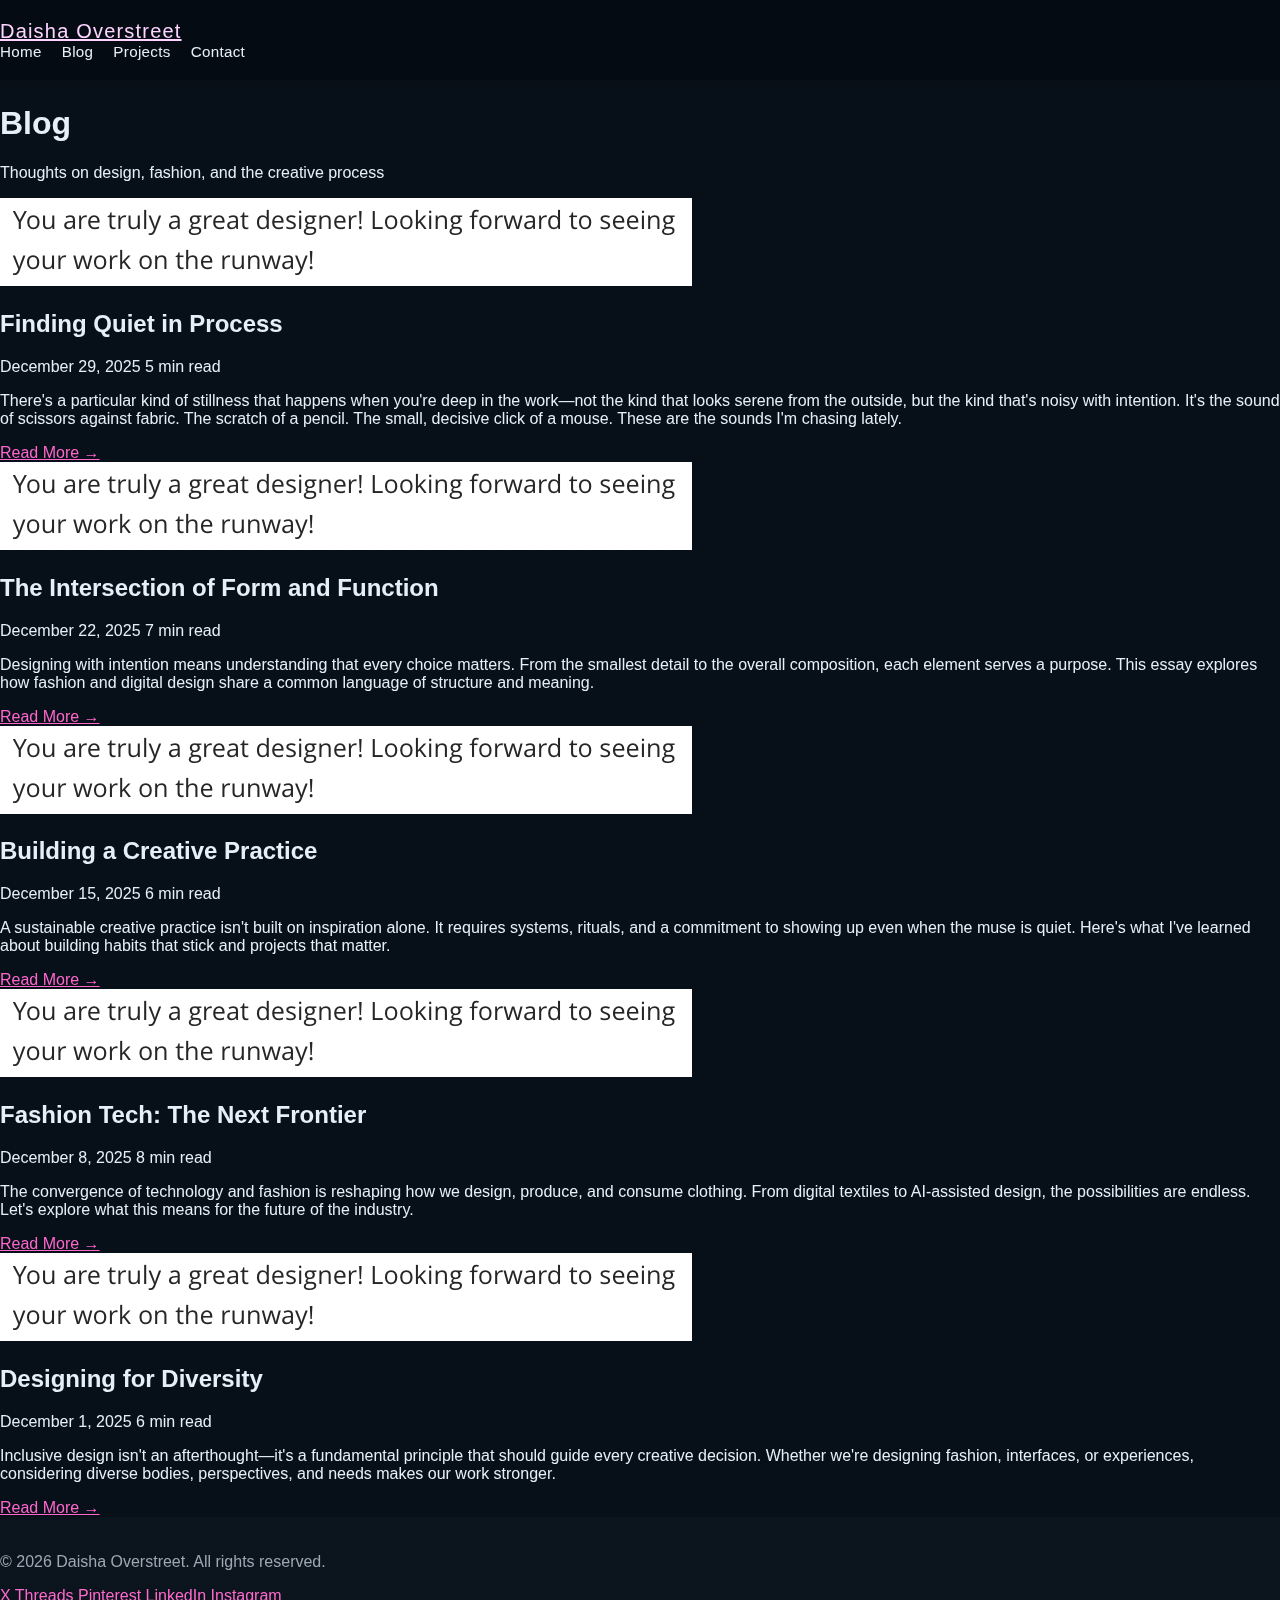
<file: blog.html>
<!DOCTYPE html>
<html lang="en">
<head>
  <meta charset="UTF-8">
  <meta name="viewport" content="width=device-width, initial-scale=1.0">
  <title>Blog - Daisha Overstreet</title>
  <link rel="stylesheet" href="styles.css">
</head>
<body>
  <header class="site-header">
    <div class="header-container">
      <div class="logo">
        <a href="index.html" class="name">Daisha Overstreet</a>
      </div>
      <nav class="nav">
        <a href="index.html">Home</a>
        <a href="blog.html" class="active">Blog</a>
        <a href="projects.html">Projects</a>
        <a href="index.html#contact">Contact</a>
      </nav>
      <button class="nav-toggle" aria-label="Toggle navigation">☰</button>
    </div>
  </header>

  <main>
    <div class="blog-header">
      <h1>Blog</h1>
      <p>Thoughts on design, fashion, and the creative process</p>
    </div>

    <section class="blog-gallery">
      <article class="blog-card">
        <div class="blog-card-image">
          <img src="images/blog-hero.png" alt="Finding Quiet in Process" />
        </div>
        <div class="blog-card-content">
          <h2>Finding Quiet in Process</h2>
          <div class="blog-card-meta">
            <span class="blog-date">December 29, 2025</span>
            <span class="blog-read-time">5 min read</span>
          </div>
          <p class="blog-card-excerpt">There's a particular kind of stillness that happens when you're deep in the work—not the kind that looks serene from the outside, but the kind that's noisy with intention. It's the sound of scissors against fabric. The scratch of a pencil. The small, decisive click of a mouse. These are the sounds I'm chasing lately.</p>
          <a href="blog/post1.html" class="blog-card-link">Read More →</a>
        </div>
      </article>

      <article class="blog-card">
        <div class="blog-card-image">
          <img src="images/blog-hero.png" alt="The Intersection of Form and Function" />
        </div>
        <div class="blog-card-content">
          <h2>The Intersection of Form and Function</h2>
          <div class="blog-card-meta">
            <span class="blog-date">December 22, 2025</span>
            <span class="blog-read-time">7 min read</span>
          </div>
          <p class="blog-card-excerpt">Designing with intention means understanding that every choice matters. From the smallest detail to the overall composition, each element serves a purpose. This essay explores how fashion and digital design share a common language of structure and meaning.</p>
          <a href="#" class="blog-card-link">Read More →</a>
        </div>
      </article>

      <article class="blog-card">
        <div class="blog-card-image">
          <img src="images/blog-hero.png" alt="Building a Creative Practice" />
        </div>
        <div class="blog-card-content">
          <h2>Building a Creative Practice</h2>
          <div class="blog-card-meta">
            <span class="blog-date">December 15, 2025</span>
            <span class="blog-read-time">6 min read</span>
          </div>
          <p class="blog-card-excerpt">A sustainable creative practice isn't built on inspiration alone. It requires systems, rituals, and a commitment to showing up even when the muse is quiet. Here's what I've learned about building habits that stick and projects that matter.</p>
          <a href="#" class="blog-card-link">Read More →</a>
        </div>
      </article>

      <article class="blog-card">
        <div class="blog-card-image">
          <img src="images/blog-hero.png" alt="Fashion Tech: The Next Frontier" />
        </div>
        <div class="blog-card-content">
          <h2>Fashion Tech: The Next Frontier</h2>
          <div class="blog-card-meta">
            <span class="blog-date">December 8, 2025</span>
            <span class="blog-read-time">8 min read</span>
          </div>
          <p class="blog-card-excerpt">The convergence of technology and fashion is reshaping how we design, produce, and consume clothing. From digital textiles to AI-assisted design, the possibilities are endless. Let's explore what this means for the future of the industry.</p>
          <a href="#" class="blog-card-link">Read More →</a>
        </div>
      </article>

      <article class="blog-card">
        <div class="blog-card-image">
          <img src="images/blog-hero.png" alt="Designing for Diversity" />
        </div>
        <div class="blog-card-content">
          <h2>Designing for Diversity</h2>
          <div class="blog-card-meta">
            <span class="blog-date">December 1, 2025</span>
            <span class="blog-read-time">6 min read</span>
          </div>
          <p class="blog-card-excerpt">Inclusive design isn't an afterthought—it's a fundamental principle that should guide every creative decision. Whether we're designing fashion, interfaces, or experiences, considering diverse bodies, perspectives, and needs makes our work stronger.</p>
          <a href="#" class="blog-card-link">Read More →</a>
        </div>
      </article>
    </section>
  </main>

  <footer class="site-footer">
    <div class="footer-content">
      <p>&copy; <span id="year">2025</span> Daisha Overstreet. All rights reserved.</p>
      <div class="footer-links">
        <a href="https://x.com" target="_blank" rel="noopener noreferrer">X</a>
        <a href="https://www.threads.net" target="_blank" rel="noopener noreferrer">Threads</a>
        <a href="https://pinterest.com" target="_blank" rel="noopener noreferrer">Pinterest</a>
        <a href="https://linkedin.com" target="_blank" rel="noopener noreferrer">LinkedIn</a>
        <a href="https://instagram.com" target="_blank" rel="noopener noreferrer">Instagram</a>
      </div>
    </div>
  </footer>

  <script>
    document.getElementById('year').textContent = new Date().getFullYear();

    // Mobile menu toggle
    const navToggle = document.querySelector('.nav-toggle');
    const nav = document.querySelector('.nav');
    
    if (navToggle) {
      navToggle.addEventListener('click', () => {
        nav.classList.toggle('active');
      });
    }
  </script>
</body>
</html>
</file>
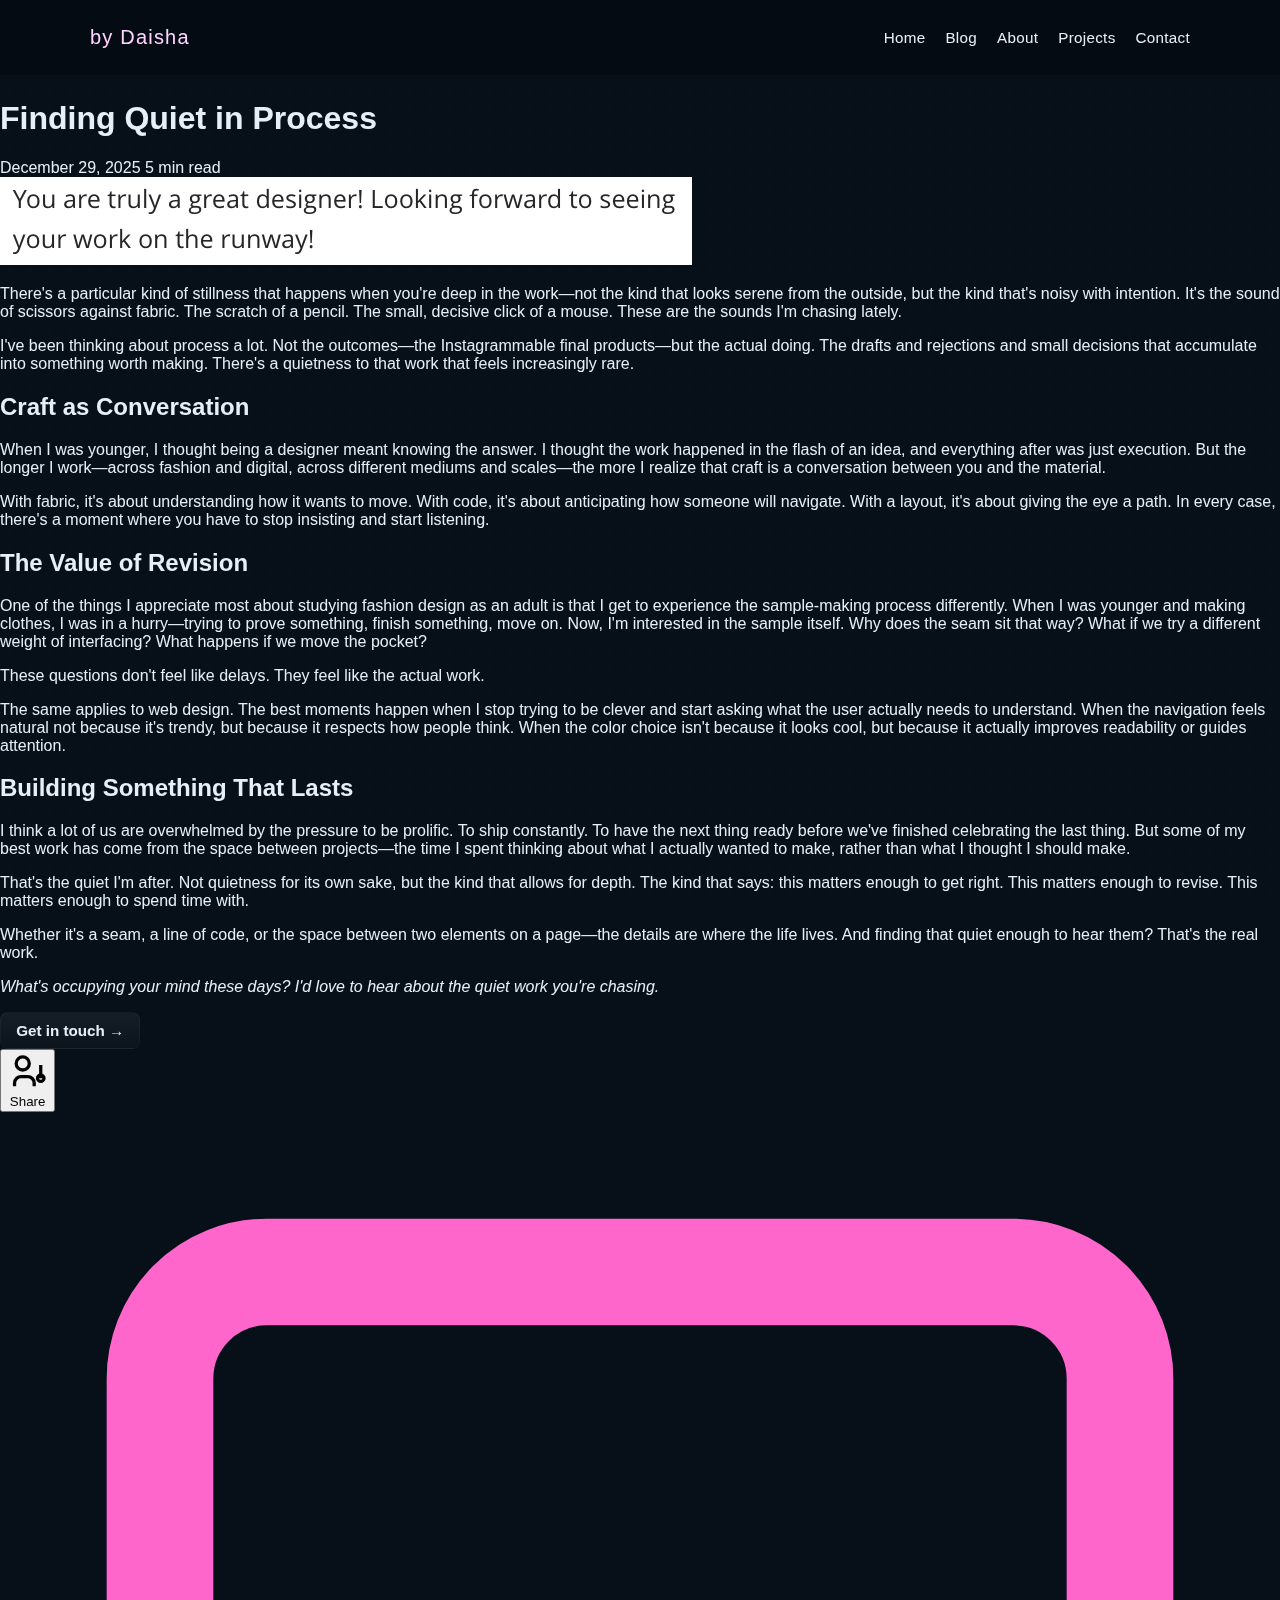
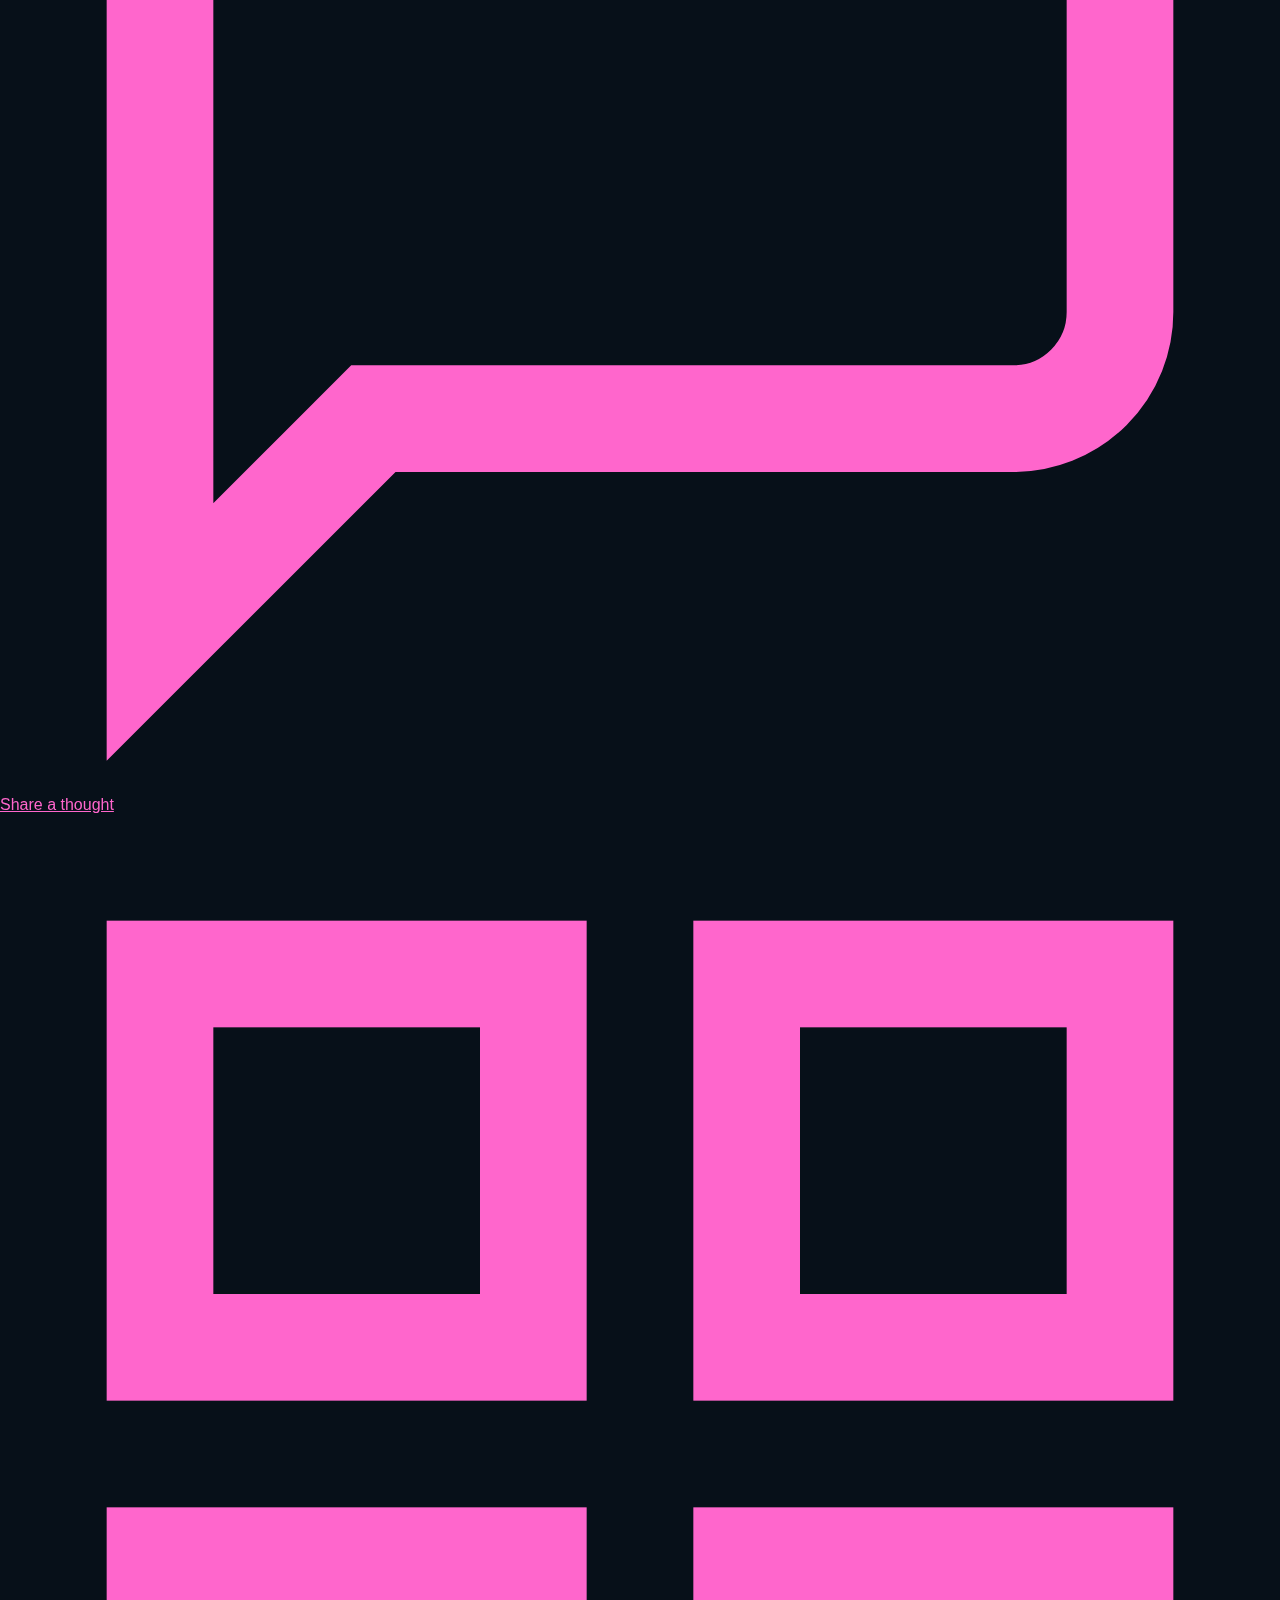
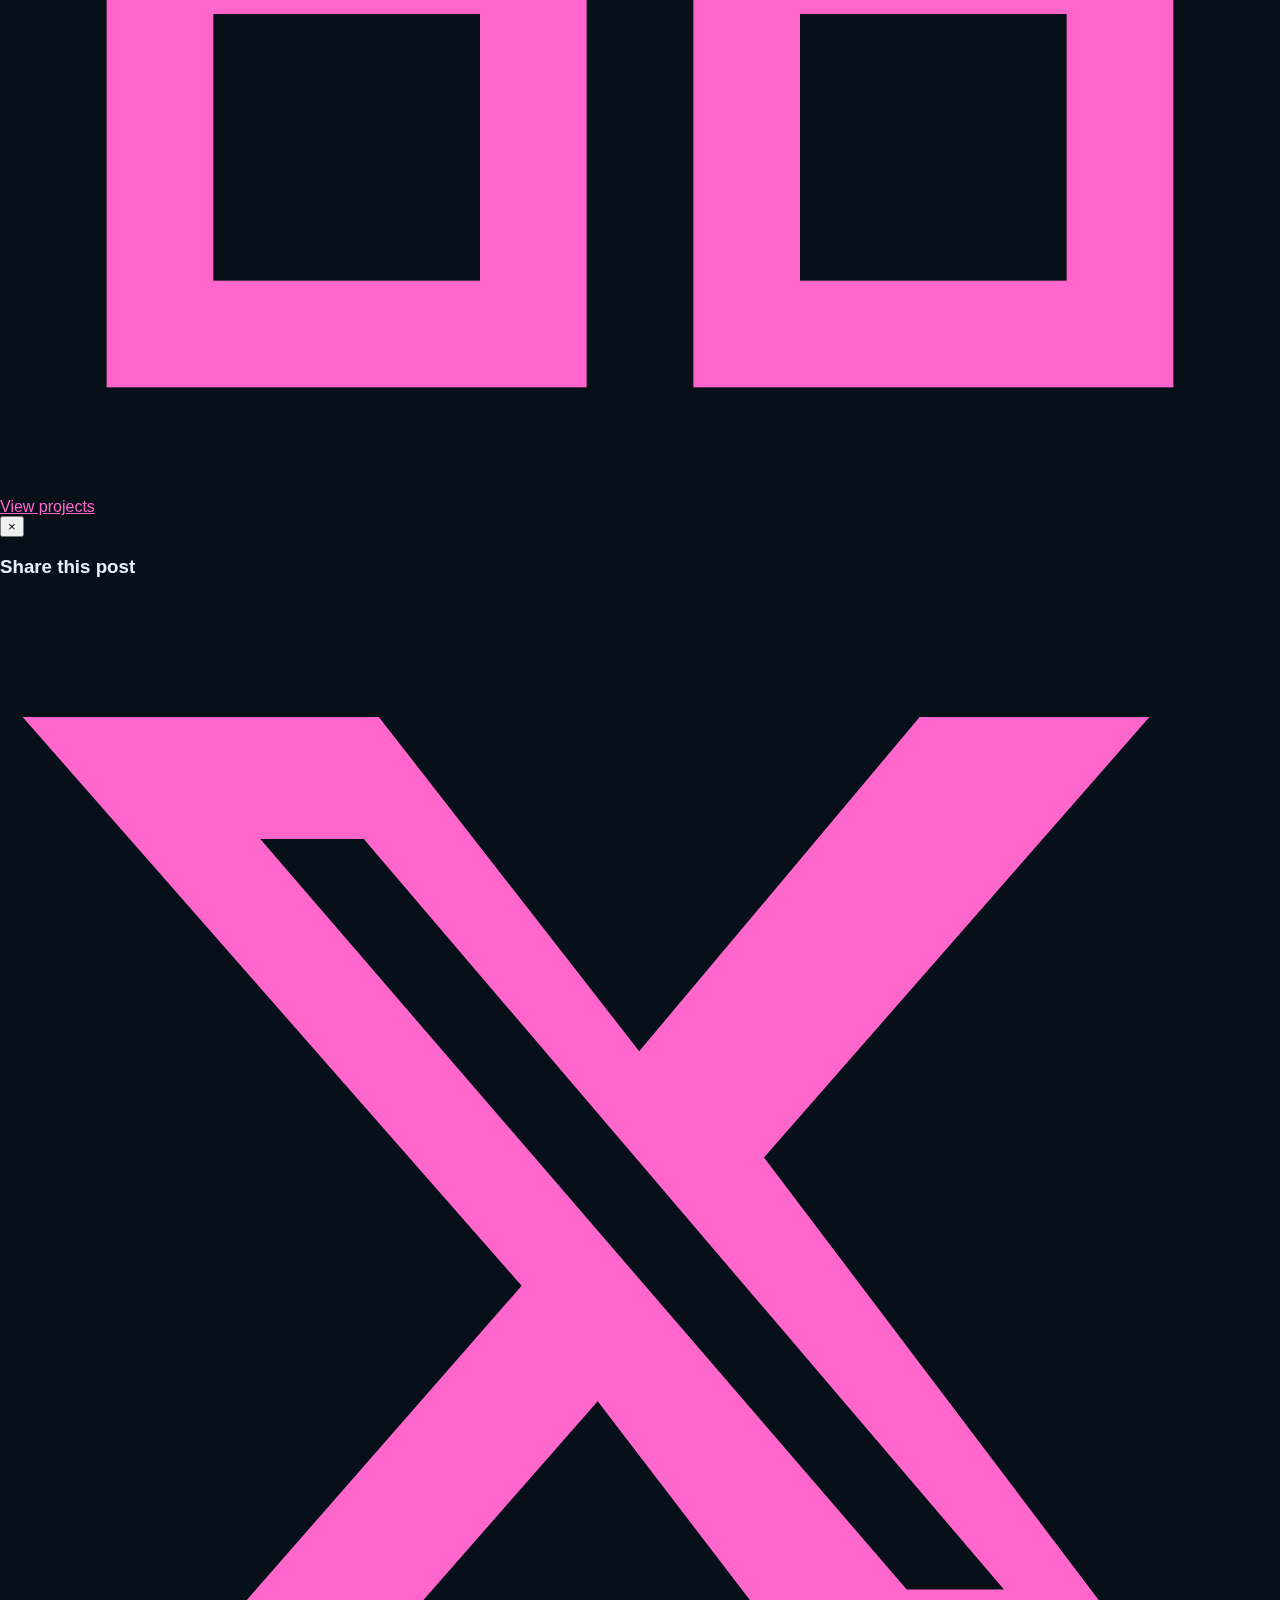
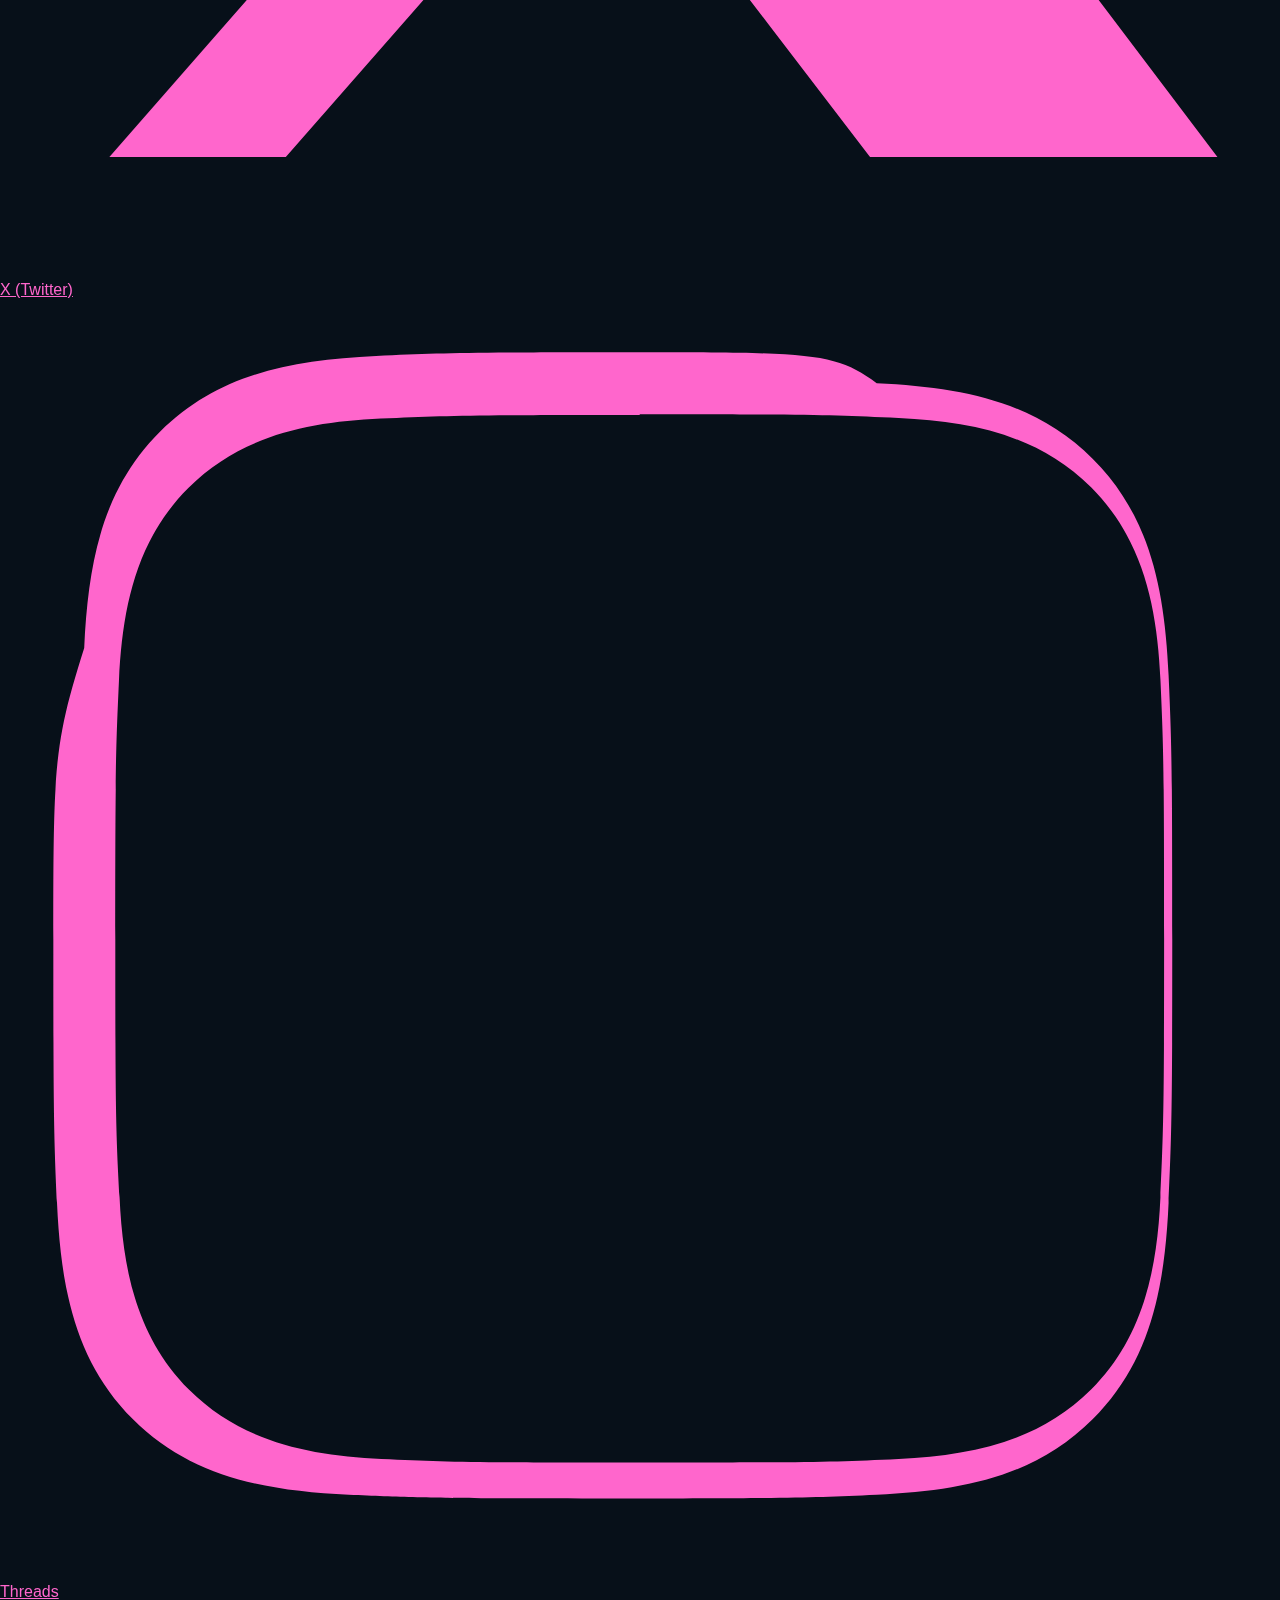
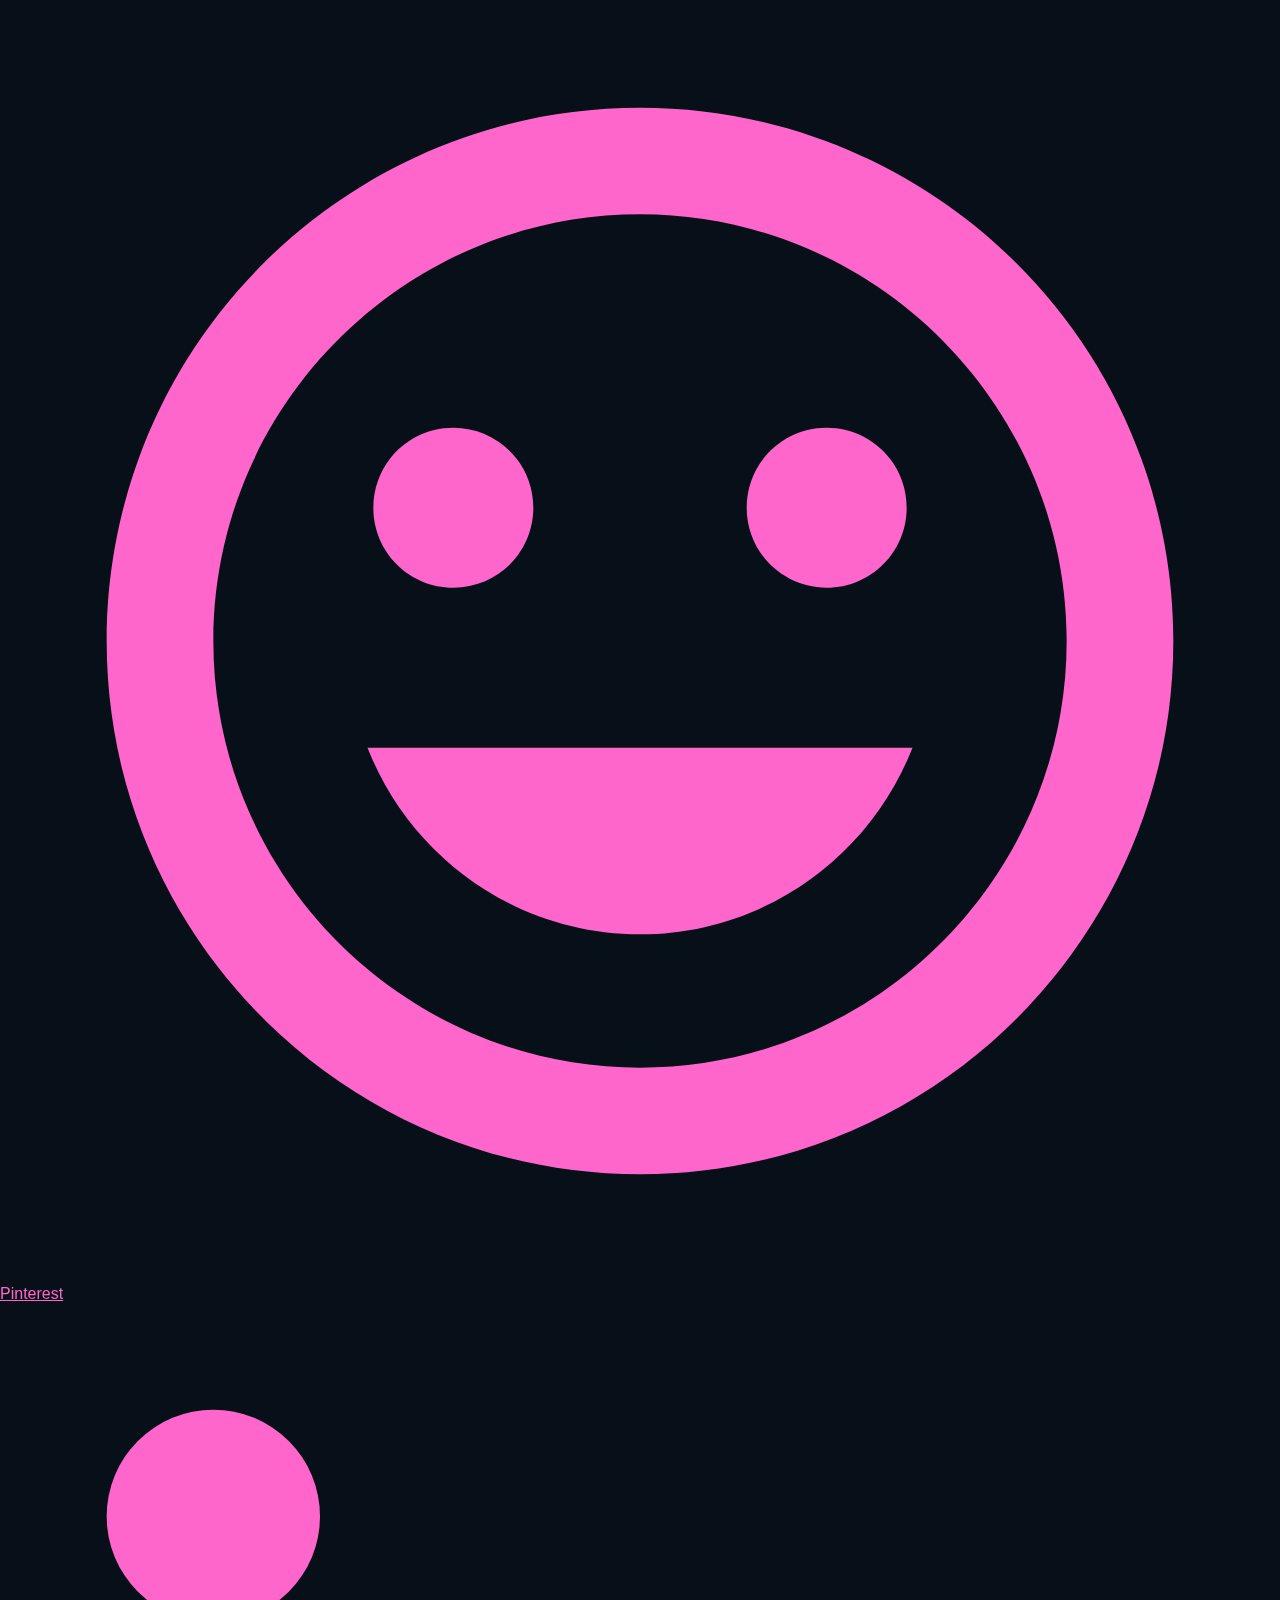
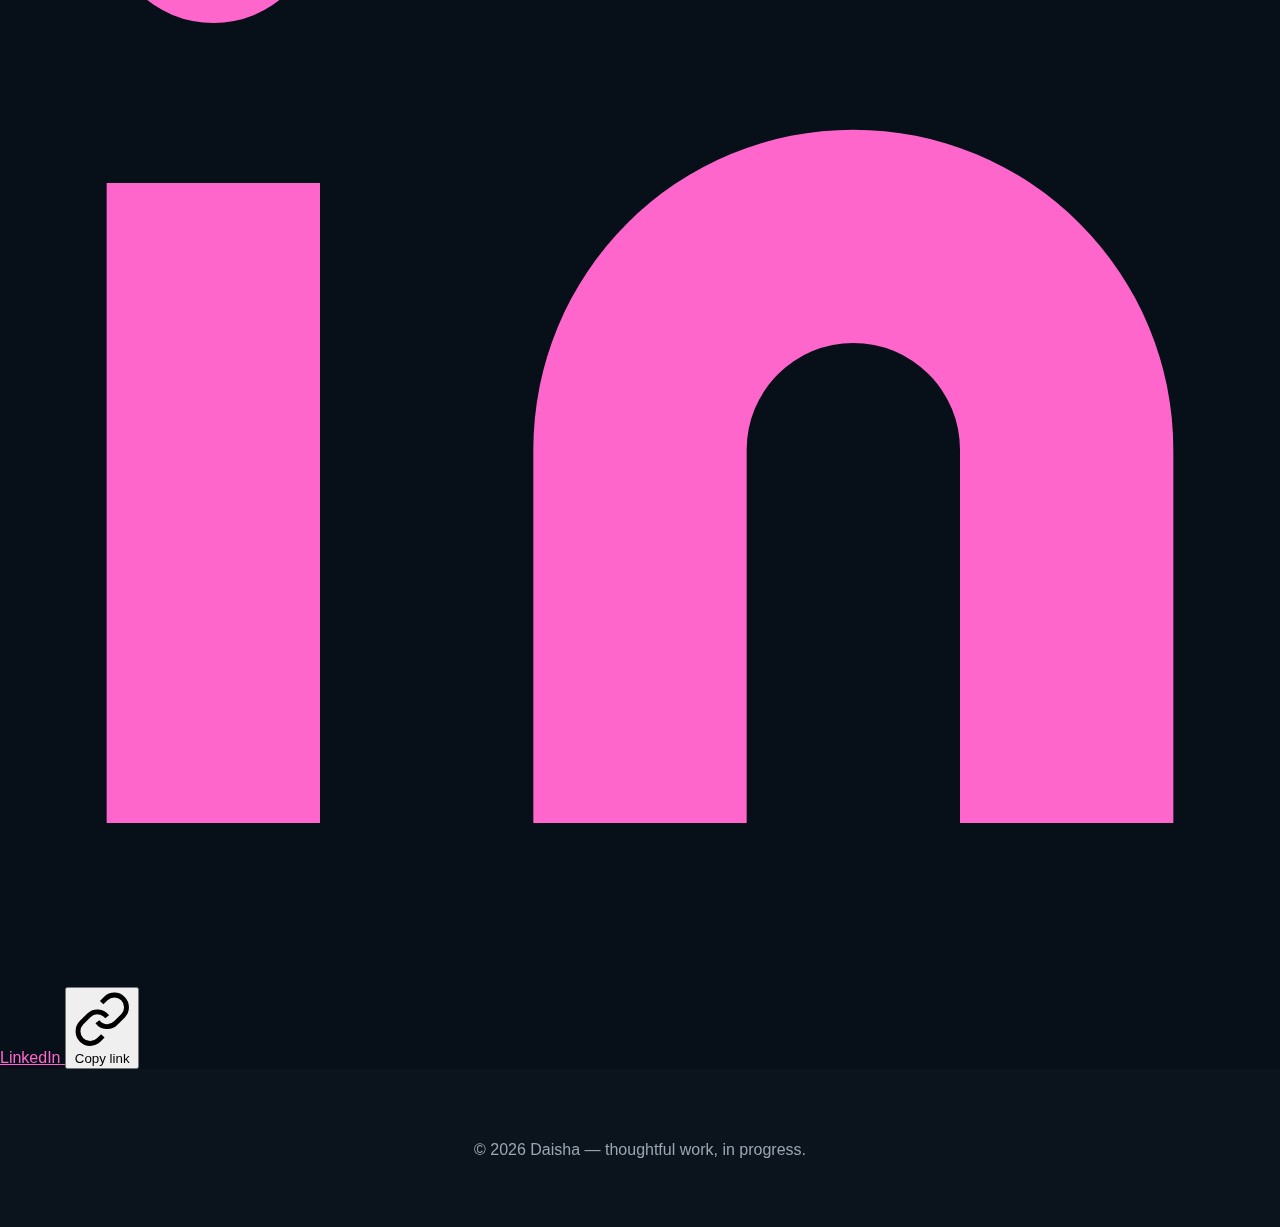
<file: blog/post1.html>
<!doctype html>
<html lang="en">
  <head>
    <meta charset="utf-8" />
    <meta name="viewport" content="width=device-width,initial-scale=1" />
    <title>Finding Quiet in Process — Daisha</title>
    <link rel="stylesheet" href="../styles.css" />
  </head>
  <body>
    <header class="site-header">
      <div class="container">
        <div class="name">by Daisha</div>
        <nav class="nav" aria-label="Main navigation">
          <a href="../index.html">Home</a>
          <a href="../blog.html">Blog</a>
          <a href="../#about">About</a>
          <a href="../projects.html">Projects</a>
          <a href="../#footer-contact">Contact</a>
        </nav>
        <button class="nav-toggle" aria-label="Toggle navigation">☰</button>
      </div>
    </header>

    <main>
      <div class="blog-post-container">
        <article class="blog-post">
          <header class="blog-post-header">
            <h1>Finding Quiet in Process</h1>
            <div class="blog-meta">
              <time datetime="2025-12-29">December 29, 2025</time>
              <span class="reading-time">5 min read</span>
            </div>
          </header>

          <div class="blog-post-image">
            <img src="../images/blog-hero.png" alt="Blog post featured image" />
          </div>

          <div class="blog-post-content">
            <p>There's a particular kind of stillness that happens when you're deep in the work—not the kind that looks serene from the outside, but the kind that's noisy with intention. It's the sound of scissors against fabric. The scratch of a pencil. The small, decisive click of a mouse. These are the sounds I'm chasing lately.</p>

            <p>I've been thinking about process a lot. Not the outcomes—the Instagrammable final products—but the actual doing. The drafts and rejections and small decisions that accumulate into something worth making. There's a quietness to that work that feels increasingly rare.</p>

            <h2>Craft as Conversation</h2>

            <p>When I was younger, I thought being a designer meant knowing the answer. I thought the work happened in the flash of an idea, and everything after was just execution. But the longer I work—across fashion and digital, across different mediums and scales—the more I realize that craft is a conversation between you and the material.</p>

            <p>With fabric, it's about understanding how it wants to move. With code, it's about anticipating how someone will navigate. With a layout, it's about giving the eye a path. In every case, there's a moment where you have to stop insisting and start listening.</p>

            <h2>The Value of Revision</h2>

            <p>One of the things I appreciate most about studying fashion design as an adult is that I get to experience the sample-making process differently. When I was younger and making clothes, I was in a hurry—trying to prove something, finish something, move on. Now, I'm interested in the sample itself. Why does the seam sit that way? What if we try a different weight of interfacing? What happens if we move the pocket?</p>

            <p>These questions don't feel like delays. They feel like the actual work.</p>

            <p>The same applies to web design. The best moments happen when I stop trying to be clever and start asking what the user actually needs to understand. When the navigation feels natural not because it's trendy, but because it respects how people think. When the color choice isn't because it looks cool, but because it actually improves readability or guides attention.</p>

            <h2>Building Something That Lasts</h2>

            <p>I think a lot of us are overwhelmed by the pressure to be prolific. To ship constantly. To have the next thing ready before we've finished celebrating the last thing. But some of my best work has come from the space between projects—the time I spent thinking about what I actually wanted to make, rather than what I thought I should make.</p>

            <p>That's the quiet I'm after. Not quietness for its own sake, but the kind that allows for depth. The kind that says: this matters enough to get right. This matters enough to revise. This matters enough to spend time with.</p>

            <p>Whether it's a seam, a line of code, or the space between two elements on a page—the details are where the life lives. And finding that quiet enough to hear them? That's the real work.</p>

            <div class="blog-post-footer">
              <p><em>What's occupying your mind these days? I'd love to hear about the quiet work you're chasing.</em></p>
              <a href="../#footer-contact" class="cta">Get in touch →</a>

              <div class="blog-actions">
                <button class="action-btn share-btn" id="shareBtn" title="Share this post">
                  <svg viewBox="0 0 24 24" fill="none" stroke="currentColor" stroke-width="2">
                    <path d="M16 21v-2a4 4 0 0 0-4-4H8a4 4 0 0 0-4 4v2"/>
                    <circle cx="9" cy="7" r="4"/>
                    <path d="M22 16c0 1-1 2-2 2s-2-1-2-2 1-2 2-2 2 1 2 2zm-2-4v4m0-8v4"/>
                  </svg>
                  <span>Share</span>
                </button>
                <a href="mailto:hello@daishaoverstreet.com" class="action-btn thoughts-btn" title="Send me a thought">
                  <svg viewBox="0 0 24 24" fill="none" stroke="currentColor" stroke-width="2">
                    <path d="M21 15a2 2 0 0 1-2 2H7l-4 4V5a2 2 0 0 1 2-2h14a2 2 0 0 1 2 2z"/>
                  </svg>
                  <span>Share a thought</span>
                </a>
                <a href="../projects.html" class="action-btn projects-btn" title="View all projects">
                  <svg viewBox="0 0 24 24" fill="none" stroke="currentColor" stroke-width="2">
                    <rect x="3" y="3" width="7" height="7"/>
                    <rect x="14" y="3" width="7" height="7"/>
                    <rect x="14" y="14" width="7" height="7"/>
                    <rect x="3" y="14" width="7" height="7"/>
                  </svg>
                  <span>View projects</span>
                </a>
              </div>
            </div>

            <!-- Share Modal -->
            <div id="shareModal" class="share-modal">
              <div class="share-modal-content">
                <button class="share-modal-close" id="closeShareModal">&times;</button>
                <h3>Share this post</h3>
                <div class="share-options">
                  <a href="https://x.com/intent/tweet?url=https://yoursite.com/blog/post1.html&text=Finding%20Quiet%20in%20Process" target="_blank" class="share-option">
                    <svg viewBox="0 0 24 24" fill="currentColor">
                      <path d="M18.244 2.25h3.308l-7.227 8.26 8.502 11.24h-6.514l-5.106-6.671-5.848 6.671h-3.308l7.73-8.835L.424 2.25h6.679l4.882 6.268 5.259-6.268zM17.002 18.609h1.822L6.822 4.539H4.881l12.121 14.07z"/>
                    </svg>
                    <span>X (Twitter)</span>
                  </a>
                  <a href="https://www.threads.net/intent/post?text=Finding%20Quiet%20in%20Process%20https://yoursite.com/blog/post1.html" target="_blank" class="share-option">
                    <svg viewBox="0 0 24 24" fill="currentColor">
                      <path d="M12 2.163c3.204 0 3.584.011 4.85.069 1.366.062 2.633.325 3.608 1.3.975.975 1.238 2.242 1.3 3.608.058 1.266.069 1.646.069 4.85s-.011 3.584-.069 4.85c-.062 1.366-.325 2.633-1.3 3.608-.975.975-2.242 1.238-3.608 1.3-1.266.058-1.646.069-4.85.069s-3.584-.011-4.85-.069c-1.366-.062-2.633-.325-3.608-1.3-.975-.975-1.238-2.242-1.3-3.608C2.173 15.584 2.162 15.204 2.162 12s.011-3.584.069-4.85c.062-1.366.325-2.633 1.3-3.608.975-.975 2.242-1.238 3.608-1.3 1.266-.058 1.646-.069 4.85-.069zm0-1.163C8.756 1 8.331 1.011 7.052 1.069c-1.644.075-2.989.356-4.053 1.42-1.064 1.064-1.345 2.409-1.42 4.053C1.011 8.331 1 8.756 1 12s.011 3.669.069 4.948c.075 1.644.356 2.989 1.42 4.053 1.064 1.064 2.409 1.345 4.053 1.42 1.279.058 1.704.069 4.948.069s3.669-.011 4.948-.069c1.644-.075 2.989-.356 4.053-1.42 1.064-1.064 1.345-2.409 1.42-4.053.058-1.279.069-1.704.069-4.948s-.011-3.669-.069-4.948c-.075-1.644-.356-2.989-1.42-4.053-1.064-1.064-2.409-1.345-4.053-1.42C15.669 1.011 15.244 1 12 1z"/>
                    </svg>
                    <span>Threads</span>
                  </a>
                  <a href="https://pinterest.com/pin/create/button/?url=https://yoursite.com/blog/post1.html&description=Finding%20Quiet%20in%20Process" target="_blank" class="share-option">
                    <svg viewBox="0 0 24 24" fill="currentColor">
                      <path d="M12 2C6.48 2 2 6.48 2 12s4.48 10 10 10 10-4.48 10-10S17.52 2 12 2zm0 18c-4.41 0-8-3.59-8-8s3.59-8 8-8 8 3.59 8 8-3.59 8-8 8zm3.5-9c.83 0 1.5-.67 1.5-1.5S16.33 8 15.5 8 14 8.67 14 9.5s.67 1.5 1.5 1.5zm-7 0c.83 0 1.5-.67 1.5-1.5S9.33 8 8.5 8 7 8.67 7 9.5 7.67 11 8.5 11zm3.5 6.5c2.33 0 4.31-1.46 5.11-3.5H6.89c.8 2.04 2.78 3.5 5.11 3.5z"/>
                    </svg>
                    <span>Pinterest</span>
                  </a>
                  <a href="https://www.linkedin.com/sharing/share-offsite/?url=https://yoursite.com/blog/post1.html" target="_blank" class="share-option">
                    <svg viewBox="0 0 24 24" fill="currentColor">
                      <path d="M16 8a6 6 0 016 6v7h-4v-7a2 2 0 00-2-2 2 2 0 00-2 2v7h-4v-7a6 6 0 016-6zM2 9h4v12H2z"/>
                      <circle cx="4" cy="4" r="2"/>
                    </svg>
                    <span>LinkedIn</span>
                  </a>
                  <button class="share-option copy-link-btn" id="copyLinkBtn">
                    <svg viewBox="0 0 24 24" fill="none" stroke="currentColor" stroke-width="2">
                      <path d="M10 13a5 5 0 0 0 7.54.54l3-3a5 5 0 0 0-7.07-7.07l-1.72 1.71"/>
                      <path d="M14 11a5 5 0 0 0-7.54-.54l-3 3a5 5 0 0 0 7.07 7.07l1.71-1.71"/>
                    </svg>
                    <span>Copy link</span>
                  </button>
                </div>
              </div>
            </div>
          </div>
        </article>
      </div>
    </main>

    <footer class="site-footer">
      <div class="container">© <span id="year"></span> Daisha — thoughtful work, in progress.</div>
    </footer>

    <script src="../script.js"></script>
    <script>
      document.getElementById('year').textContent = new Date().getFullYear();

      // Share modal functionality
      const shareBtn = document.getElementById('shareBtn');
      const shareModal = document.getElementById('shareModal');
      const closeShareModal = document.getElementById('closeShareModal');
      const copyLinkBtn = document.getElementById('copyLinkBtn');

      shareBtn.addEventListener('click', () => {
        shareModal.classList.add('active');
      });

      closeShareModal.addEventListener('click', () => {
        shareModal.classList.remove('active');
      });

      shareModal.addEventListener('click', (e) => {
        if (e.target === shareModal) {
          shareModal.classList.remove('active');
        }
      });

      copyLinkBtn.addEventListener('click', () => {
        const url = window.location.href;
        navigator.clipboard.writeText(url).then(() => {
          const originalText = copyLinkBtn.textContent;
          copyLinkBtn.textContent = 'Copied!';
          setTimeout(() => {
            copyLinkBtn.innerHTML = '<svg viewBox="0 0 24 24" fill="none" stroke="currentColor" stroke-width="2"><path d="M10 13a5 5 0 0 0 7.54.54l3-3a5 5 0 0 0-7.07-7.07l-1.72 1.71"/><path d="M14 11a5 5 0 0 0-7.54-.54l-3 3a5 5 0 0 0 7.07 7.07l1.71-1.71"/></svg><span>Copy link</span>';
          }, 2000);
        });
      });
    </script>
  </body>
</html>
</file>
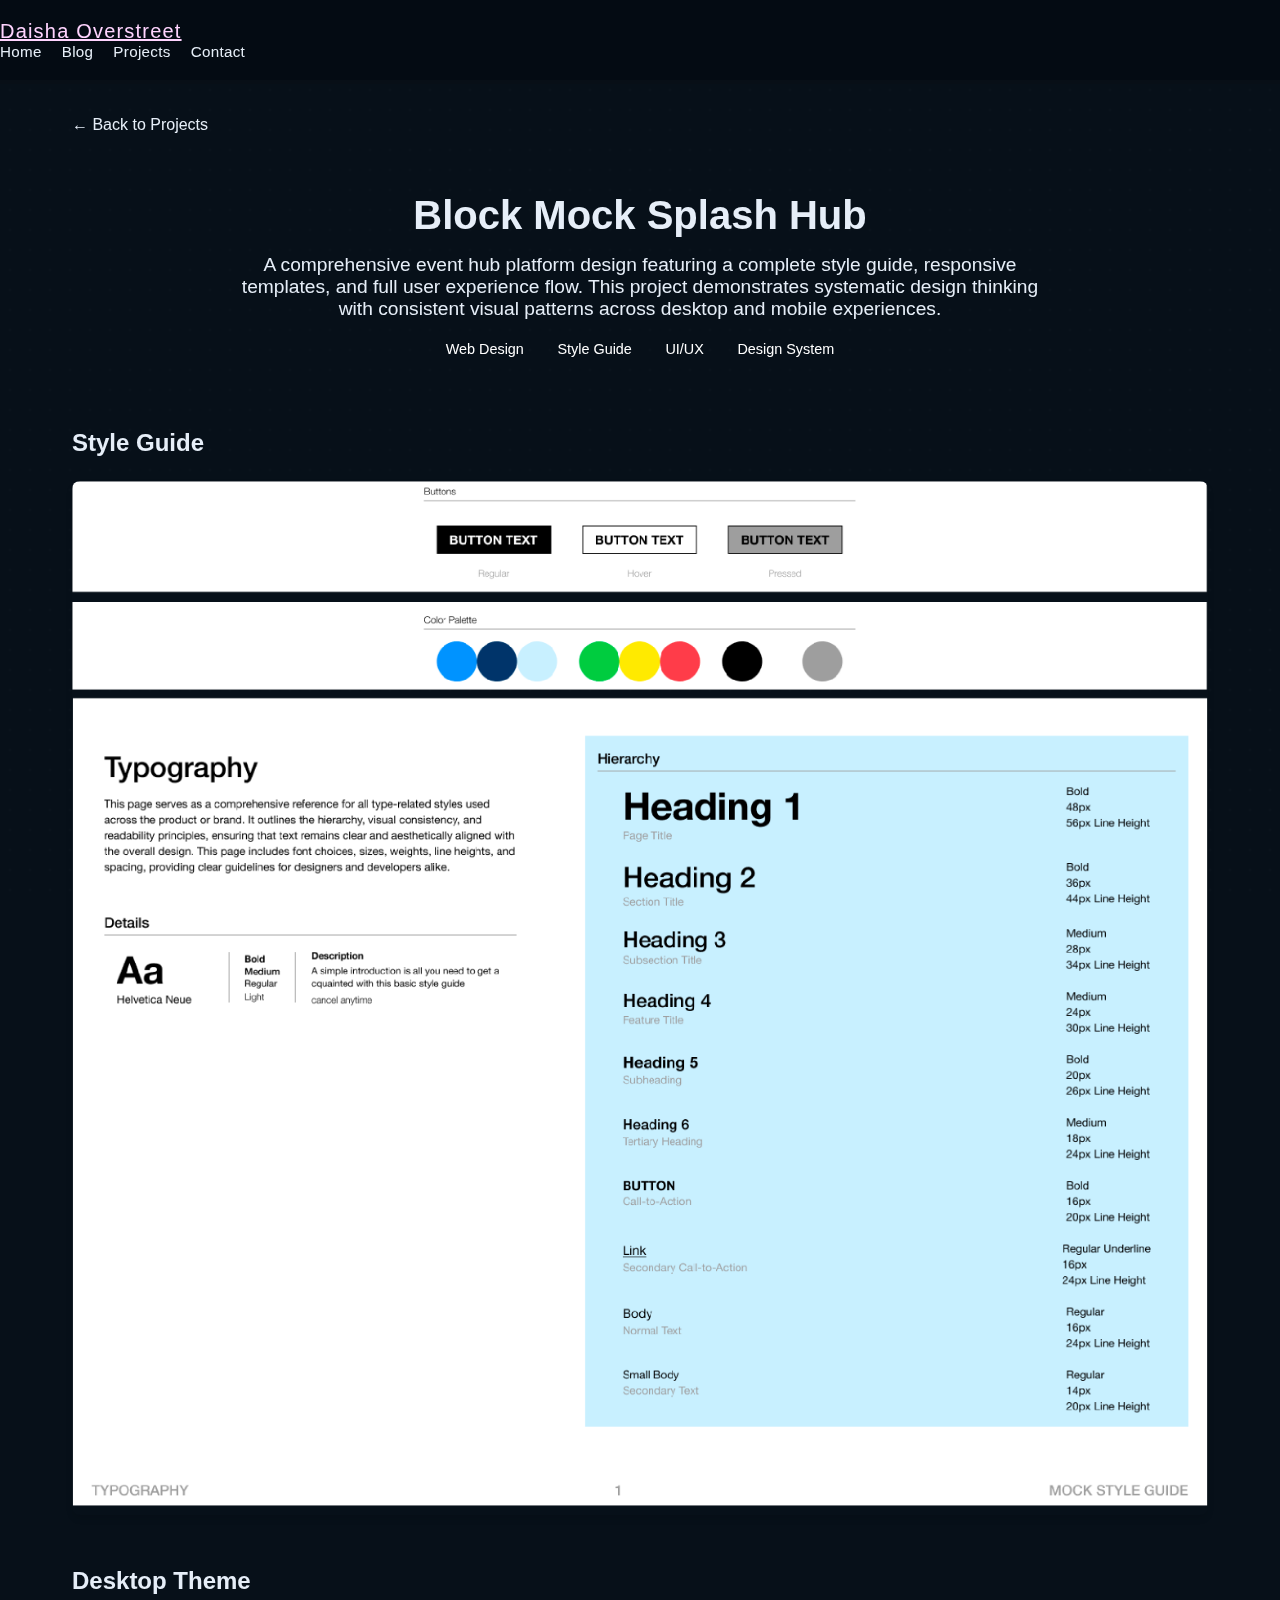
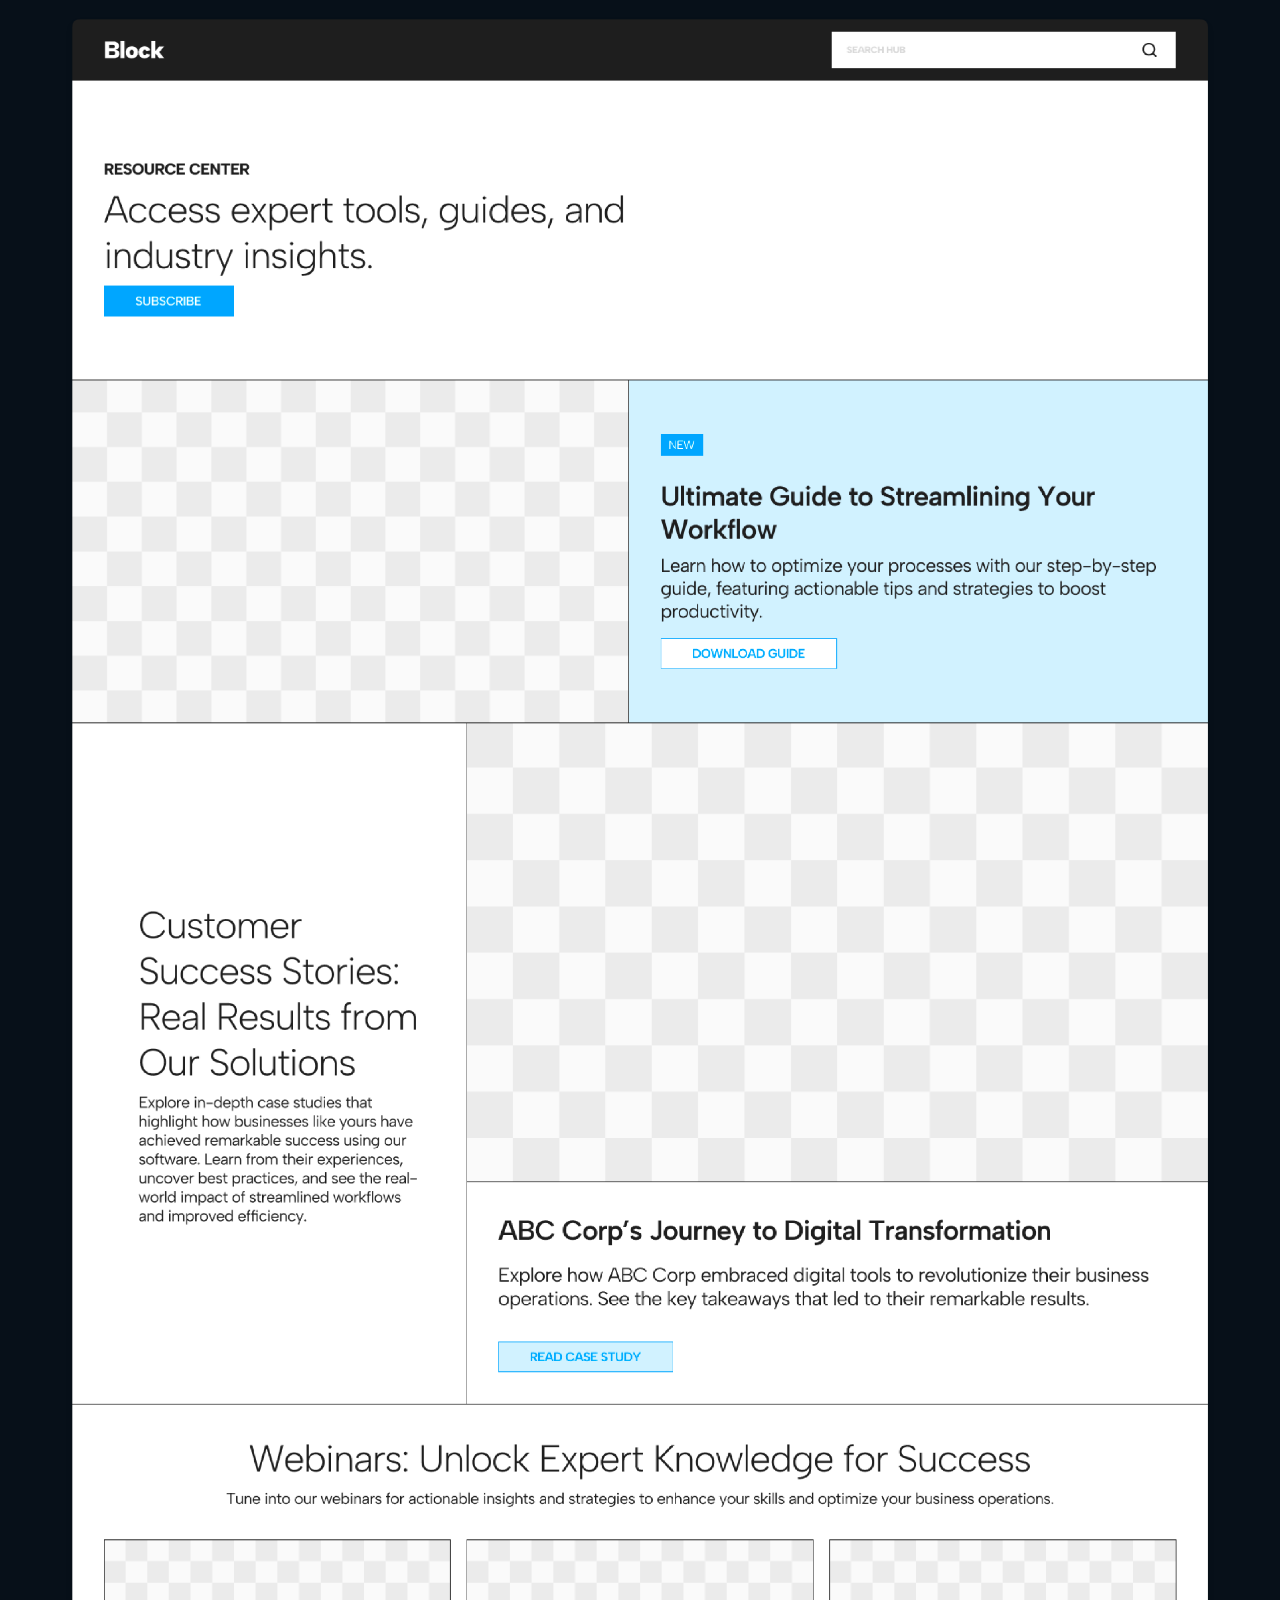
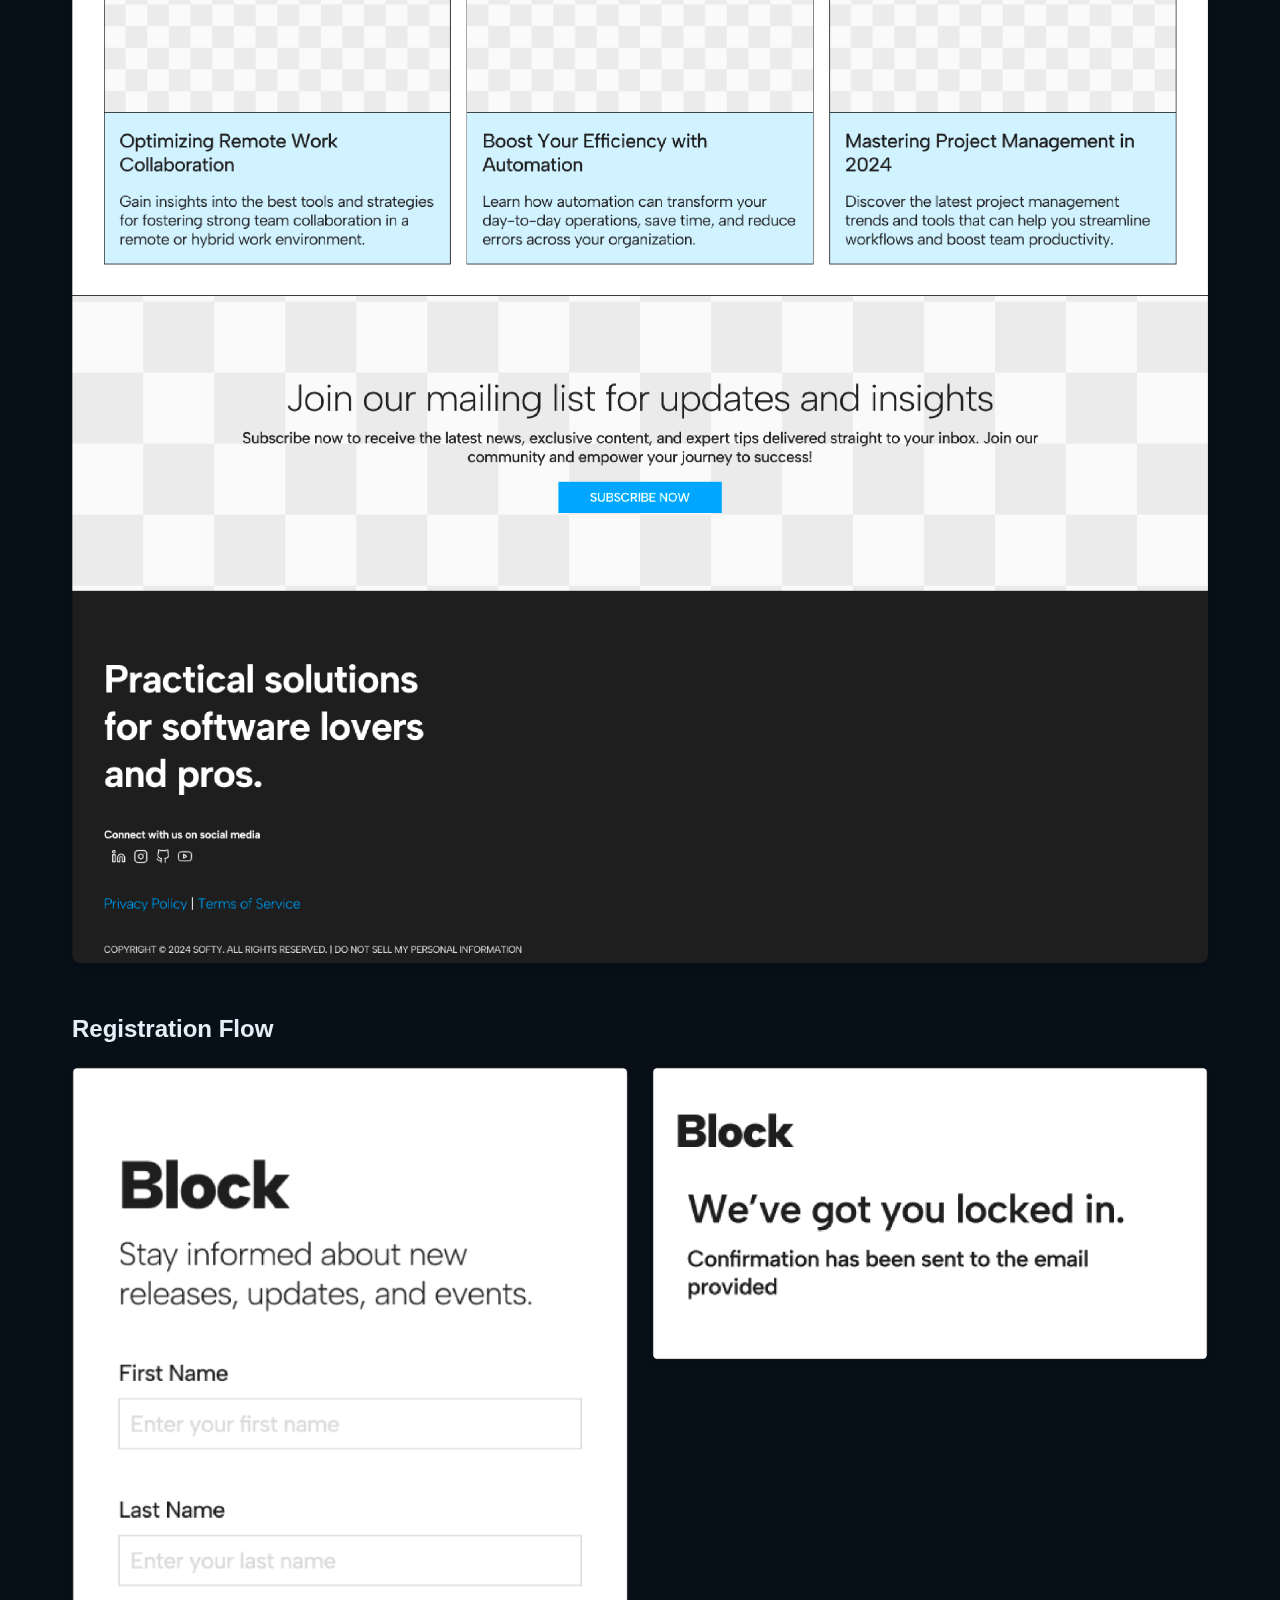
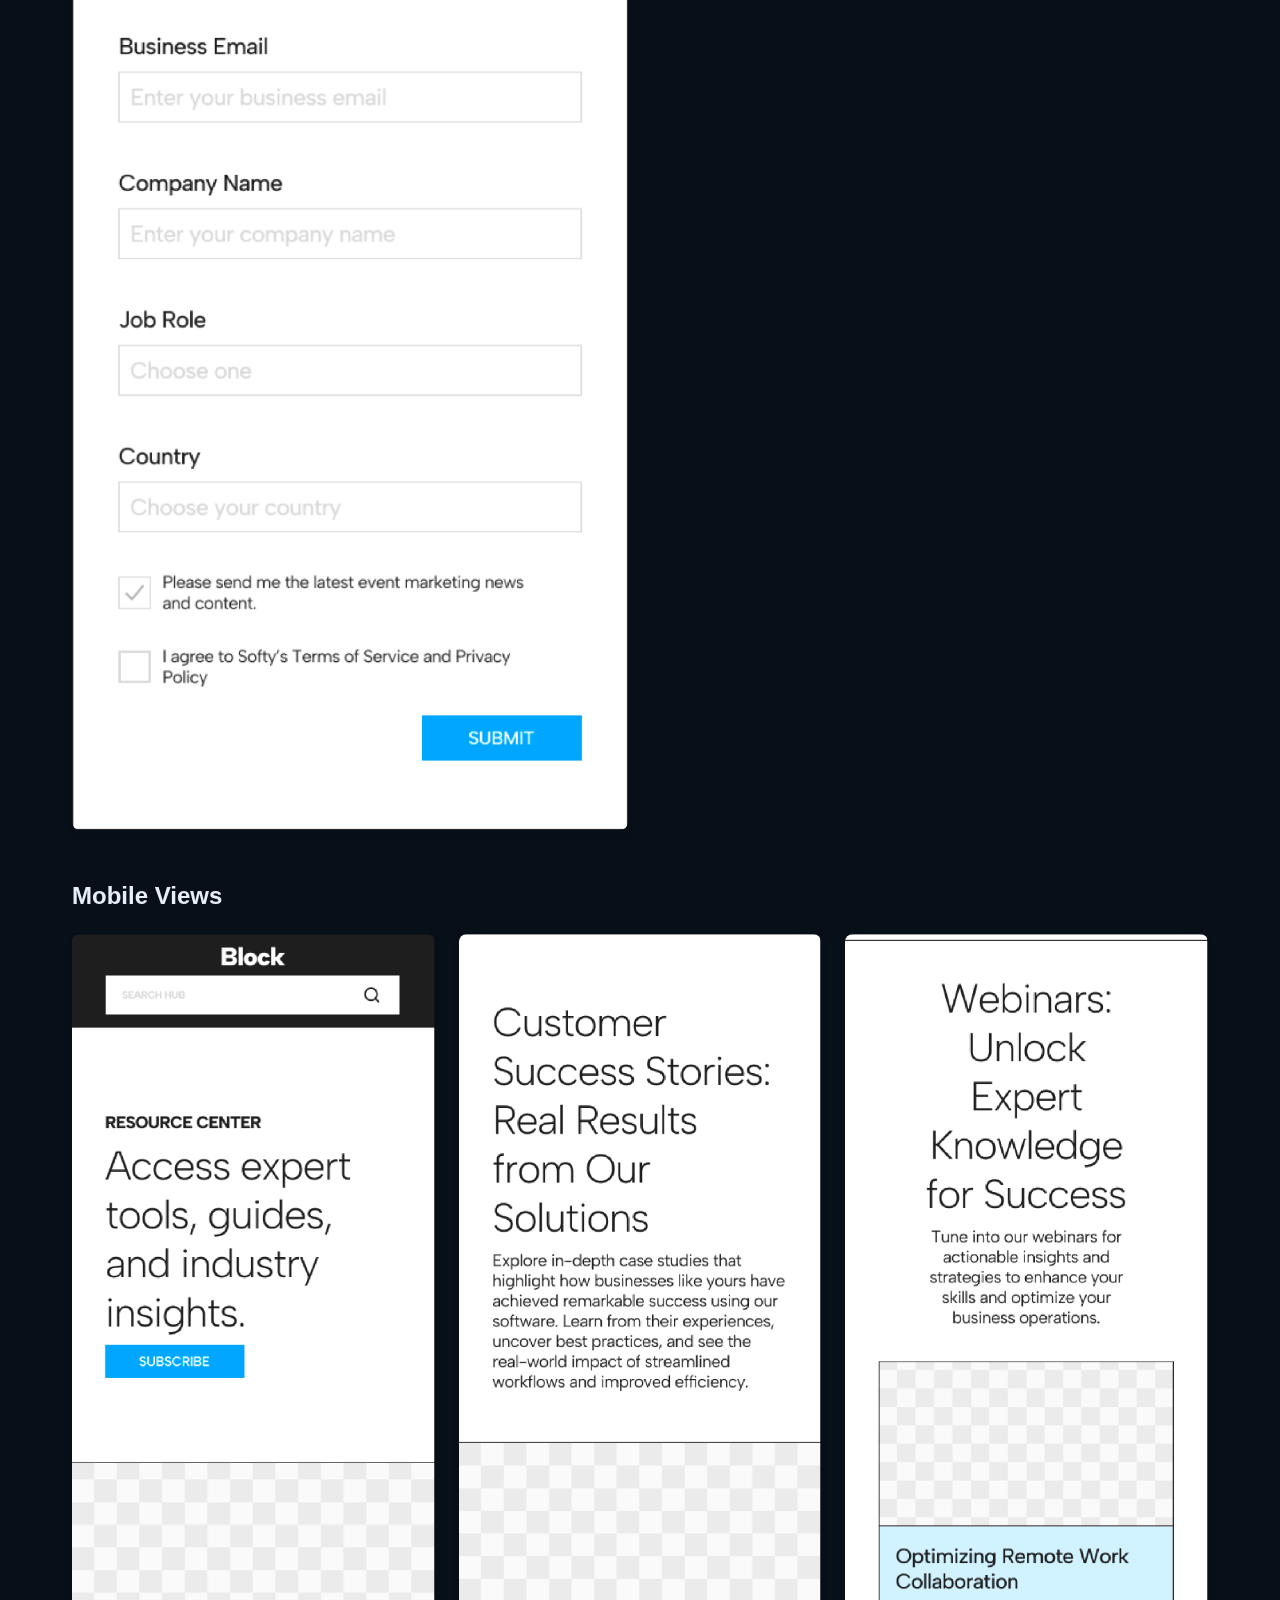
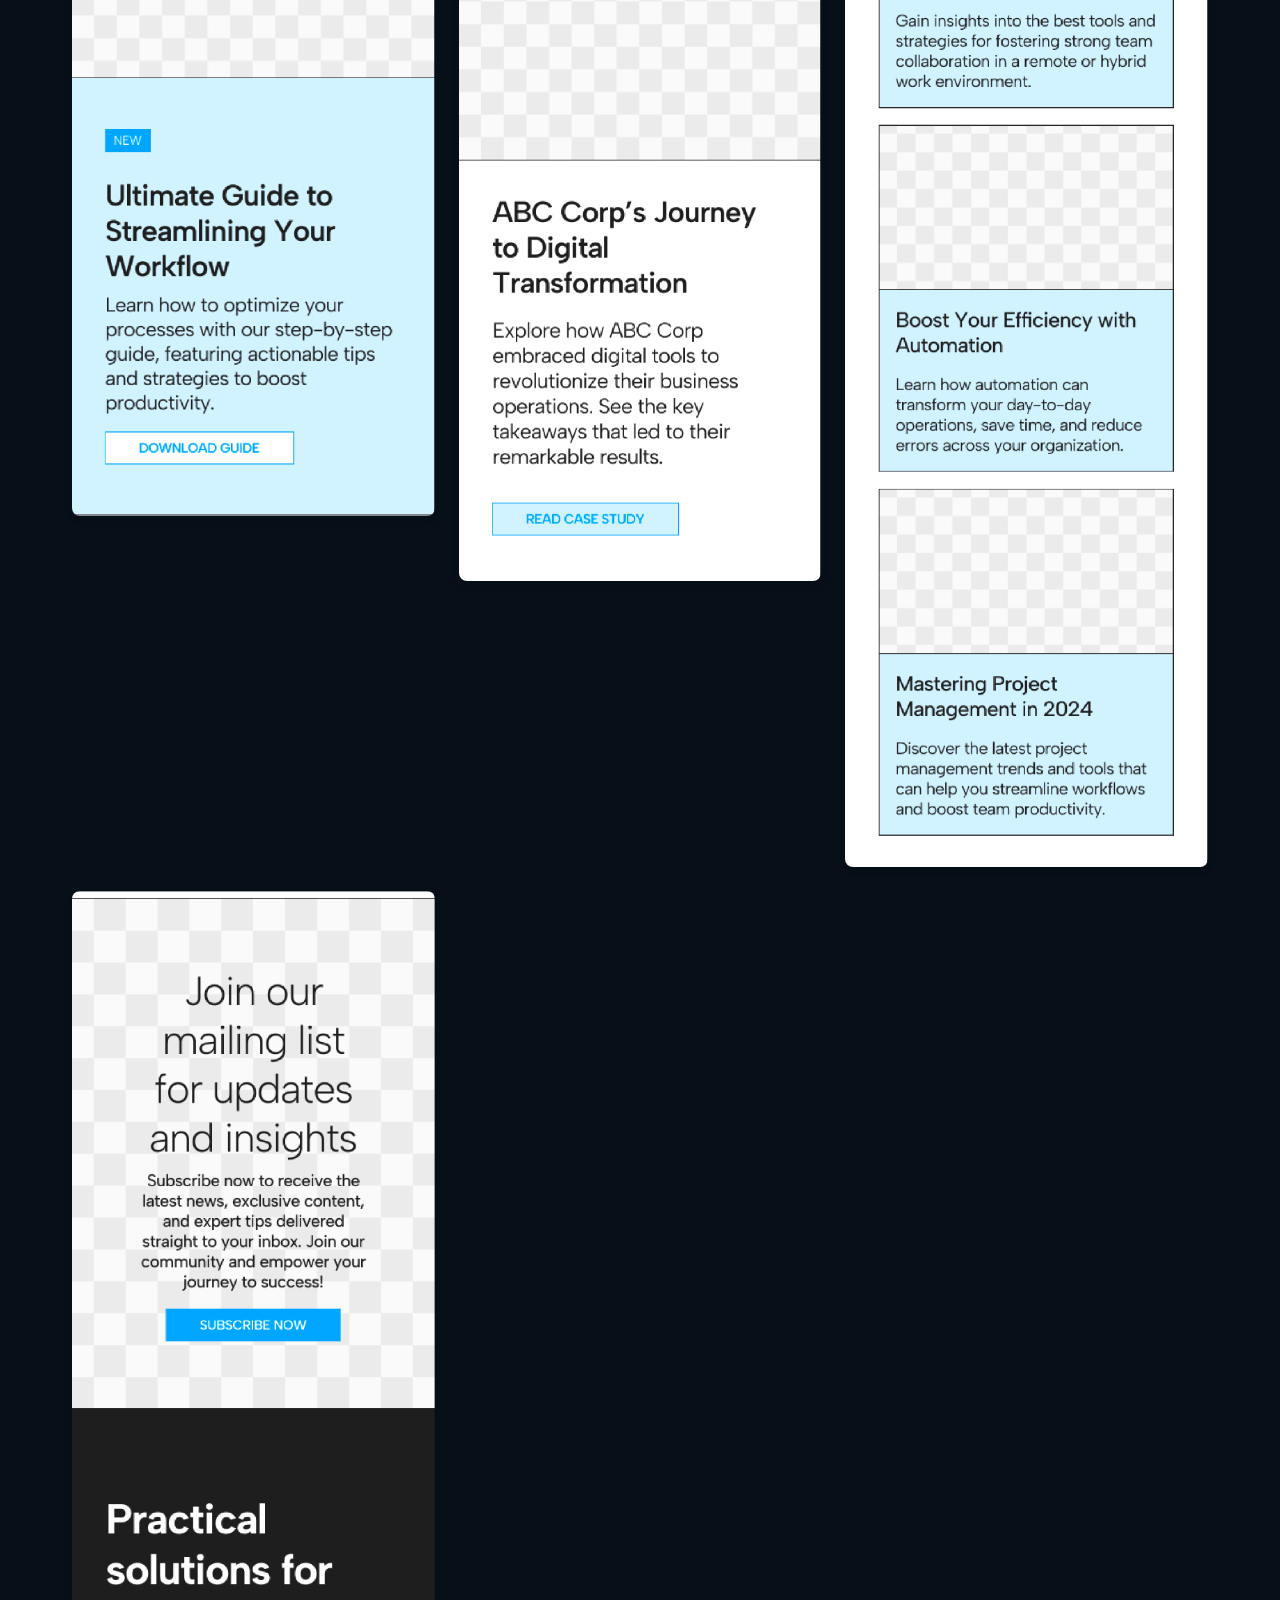
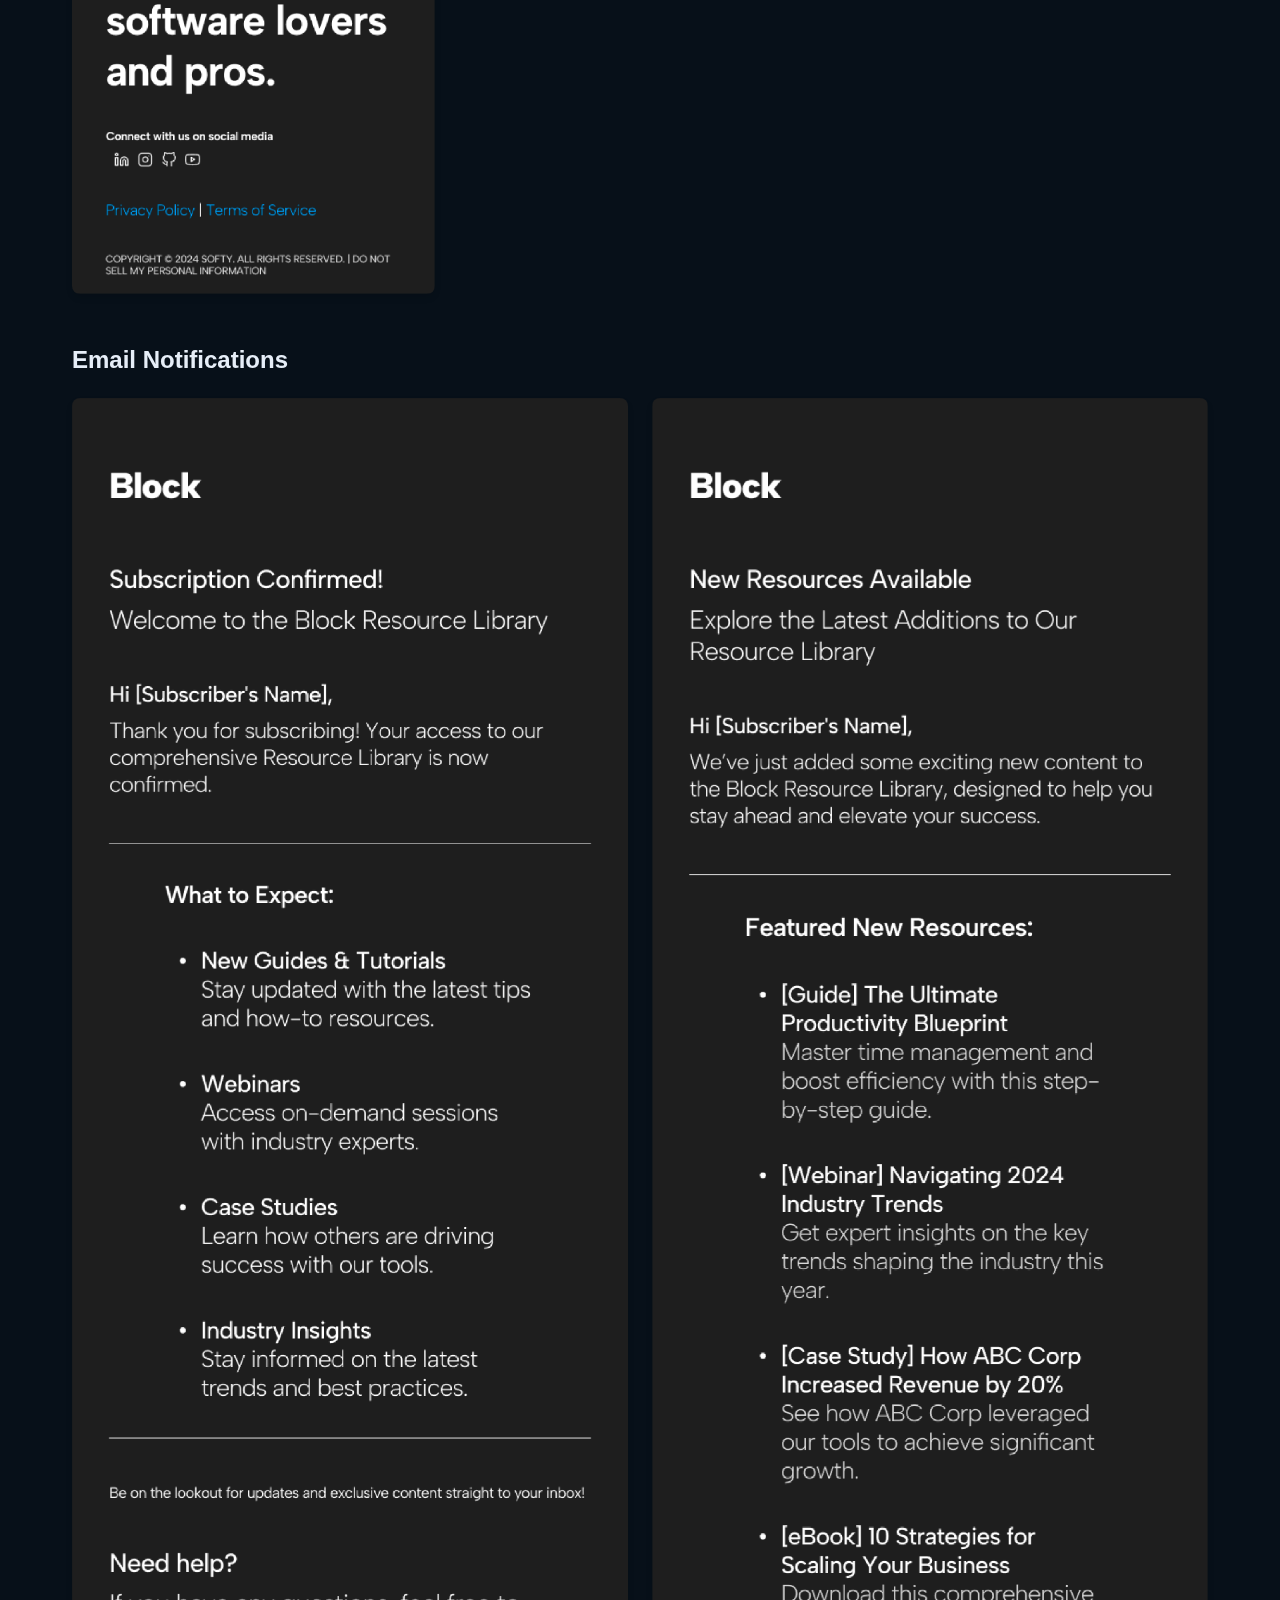
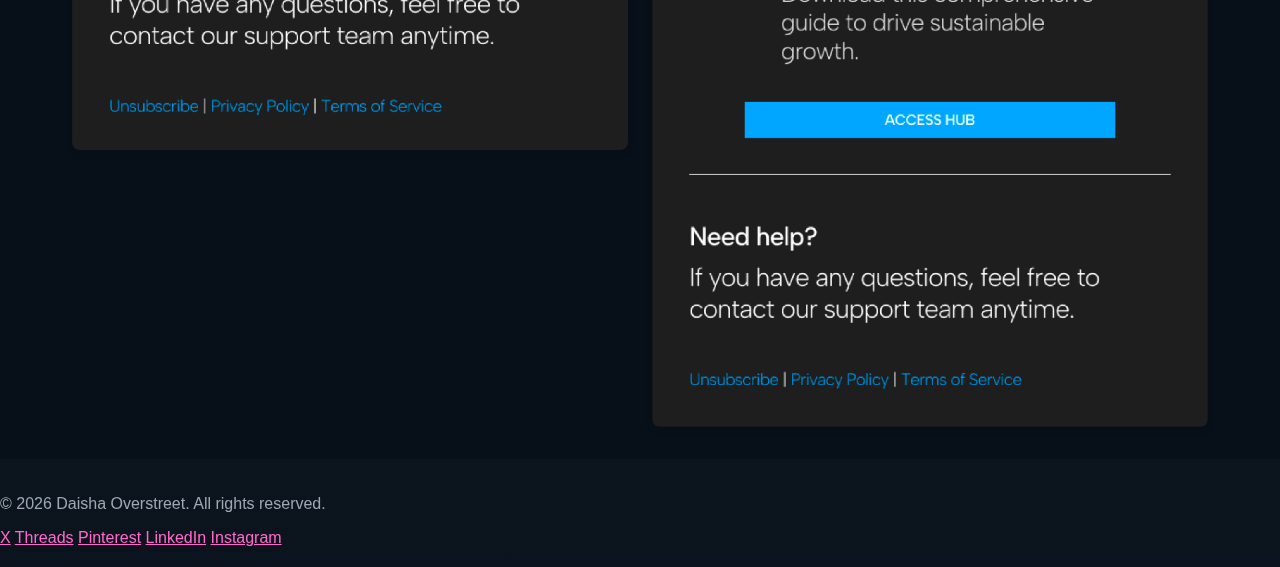
<file: projects/block-mock-splash.html>
<!DOCTYPE html>
<html lang="en">
<head>
  <meta charset="UTF-8">
  <meta name="viewport" content="width=device-width, initial-scale=1.0">
  <title>Block Mock Splash Hub - Daisha Overstreet</title>
  <link rel="stylesheet" href="../styles.css">
  <style>
    .project-detail {
      max-width: 1200px;
      margin: 0 auto;
      padding: 2rem;
    }

    .project-header {
      margin-bottom: 3rem;
      text-align: center;
    }

    .project-header h1 {
      font-size: 2.5rem;
      margin-bottom: 1rem;
      color: var(--text-primary);
    }

    .project-header p {
      font-size: 1.2rem;
      color: var(--text-secondary);
      max-width: 800px;
      margin: 0 auto;
    }

    .project-tags {
      display: flex;
      gap: 0.5rem;
      justify-content: center;
      margin-top: 1rem;
      flex-wrap: wrap;
    }

    .tag {
      background: var(--text-primary);
      color: white;
      padding: 0.3rem 0.8rem;
      border-radius: 20px;
      font-size: 0.9rem;
    }

    .project-images {
      display: grid;
      gap: 2rem;
      margin-top: 3rem;
    }

    .image-section {
      display: flex;
      flex-direction: column;
      gap: 1rem;
    }

    .image-section h2 {
      font-size: 1.5rem;
      color: var(--text-primary);
      margin-bottom: 0.5rem;
    }

    .image-section img {
      width: 100%;
      height: auto;
      border-radius: 8px;
      box-shadow: 0 4px 6px rgba(0, 0, 0, 0.1);
    }

    .image-grid {
      display: grid;
      grid-template-columns: repeat(auto-fit, minmax(300px, 1fr));
      gap: 1.5rem;
    }

    .back-link {
      display: inline-block;
      margin-bottom: 2rem;
      color: var(--text-primary);
      text-decoration: none;
      font-weight: 500;
      transition: color 0.3s ease;
    }

    .back-link:hover {
      color: var(--text-secondary);
    }

    @media (max-width: 768px) {
      .project-detail {
        padding: 1rem;
      }

      .project-header h1 {
        font-size: 2rem;
      }

      .project-header p {
        font-size: 1rem;
      }

      .image-grid {
        grid-template-columns: 1fr;
      }
    }
  </style>
</head>
<body>
  <header class="site-header">
    <div class="header-container">
      <div class="logo">
        <a href="../index.html" class="name">Daisha Overstreet</a>
      </div>
      <nav class="nav">
        <a href="../index.html">Home</a>
        <a href="../blog/post1.html">Blog</a>
        <a href="../projects.html" class="active">Projects</a>
        <a href="../index.html#contact">Contact</a>
      </nav>
      <button class="nav-toggle" aria-label="Toggle navigation">☰</button>
    </div>
  </header>

  <main>
    <div class="project-detail">
      <a href="../projects.html" class="back-link">← Back to Projects</a>
      
      <div class="project-header">
        <h1>Block Mock Splash Hub</h1>
        <p>A comprehensive event hub platform design featuring a complete style guide, responsive templates, and full user experience flow. This project demonstrates systematic design thinking with consistent visual patterns across desktop and mobile experiences.</p>
        <div class="project-tags">
          <span class="tag">Web Design</span>
          <span class="tag">Style Guide</span>
          <span class="tag">UI/UX</span>
          <span class="tag">Design System</span>
        </div>
      </div>

      <div class="project-images">
        <div class="image-section">
          <h2>Style Guide</h2>
          <img src="../images/Block Mock Style Guide.png" alt="Style Guide">
        </div>

        <div class="image-section">
          <h2>Desktop Theme</h2>
          <img src="../images/Block Mock Splash Hub Theme Desktop.png" alt="Desktop Theme">
        </div>

        <div class="image-section">
          <h2>Registration Flow</h2>
          <div class="image-grid">
            <img src="../images/Block Mock Splash Hub Registration Form.png" alt="Registration Form">
            <img src="../images/Block Mock Splash Hub Confirmation Modal.png" alt="Confirmation Modal">
          </div>
        </div>

        <div class="image-section">
          <h2>Mobile Views</h2>
          <div class="image-grid">
            <img src="../images/Block Mock Splash Hub Theme Mobile 1.png" alt="Mobile View 1">
            <img src="../images/Block Mock Splash Hub Theme Mobile 2.png" alt="Mobile View 2">
            <img src="../images/Block Mock Splash Hub Theme Mobile 3.png" alt="Mobile View 3">
            <img src="../images/Block Mock Splash Hub Theme Mobile 4.png" alt="Mobile View 4">
          </div>
        </div>

        <div class="image-section">
          <h2>Email Notifications</h2>
          <div class="image-grid">
            <img src="../images/Block Mock Splash Hub Theme Confirmation Email.png" alt="Confirmation Email">
            <img src="../images/Block Mock Splash Hub Them Email Updates.png" alt="Email Updates">
          </div>
        </div>
      </div>
    </div>
  </main>

  <footer class="site-footer">
    <div class="footer-content">
      <p>&copy; <span id="year">2025</span> Daisha Overstreet. All rights reserved.</p>
      <div class="footer-links">
        <a href="https://x.com" target="_blank" rel="noopener noreferrer">X</a>
        <a href="https://www.threads.net" target="_blank" rel="noopener noreferrer">Threads</a>
        <a href="https://pinterest.com" target="_blank" rel="noopener noreferrer">Pinterest</a>
        <a href="https://linkedin.com" target="_blank" rel="noopener noreferrer">LinkedIn</a>
        <a href="https://instagram.com" target="_blank" rel="noopener noreferrer">Instagram</a>
      </div>
    </div>
  </footer>

  <script>
    document.getElementById('year').textContent = new Date().getFullYear();

    // Mobile menu toggle
    const navToggle = document.querySelector('.nav-toggle');
    const nav = document.querySelector('.nav');
    
    if (navToggle) {
      navToggle.addEventListener('click', () => {
        nav.classList.toggle('active');
      });
    }
  </script>
</body>
</html>
</file>
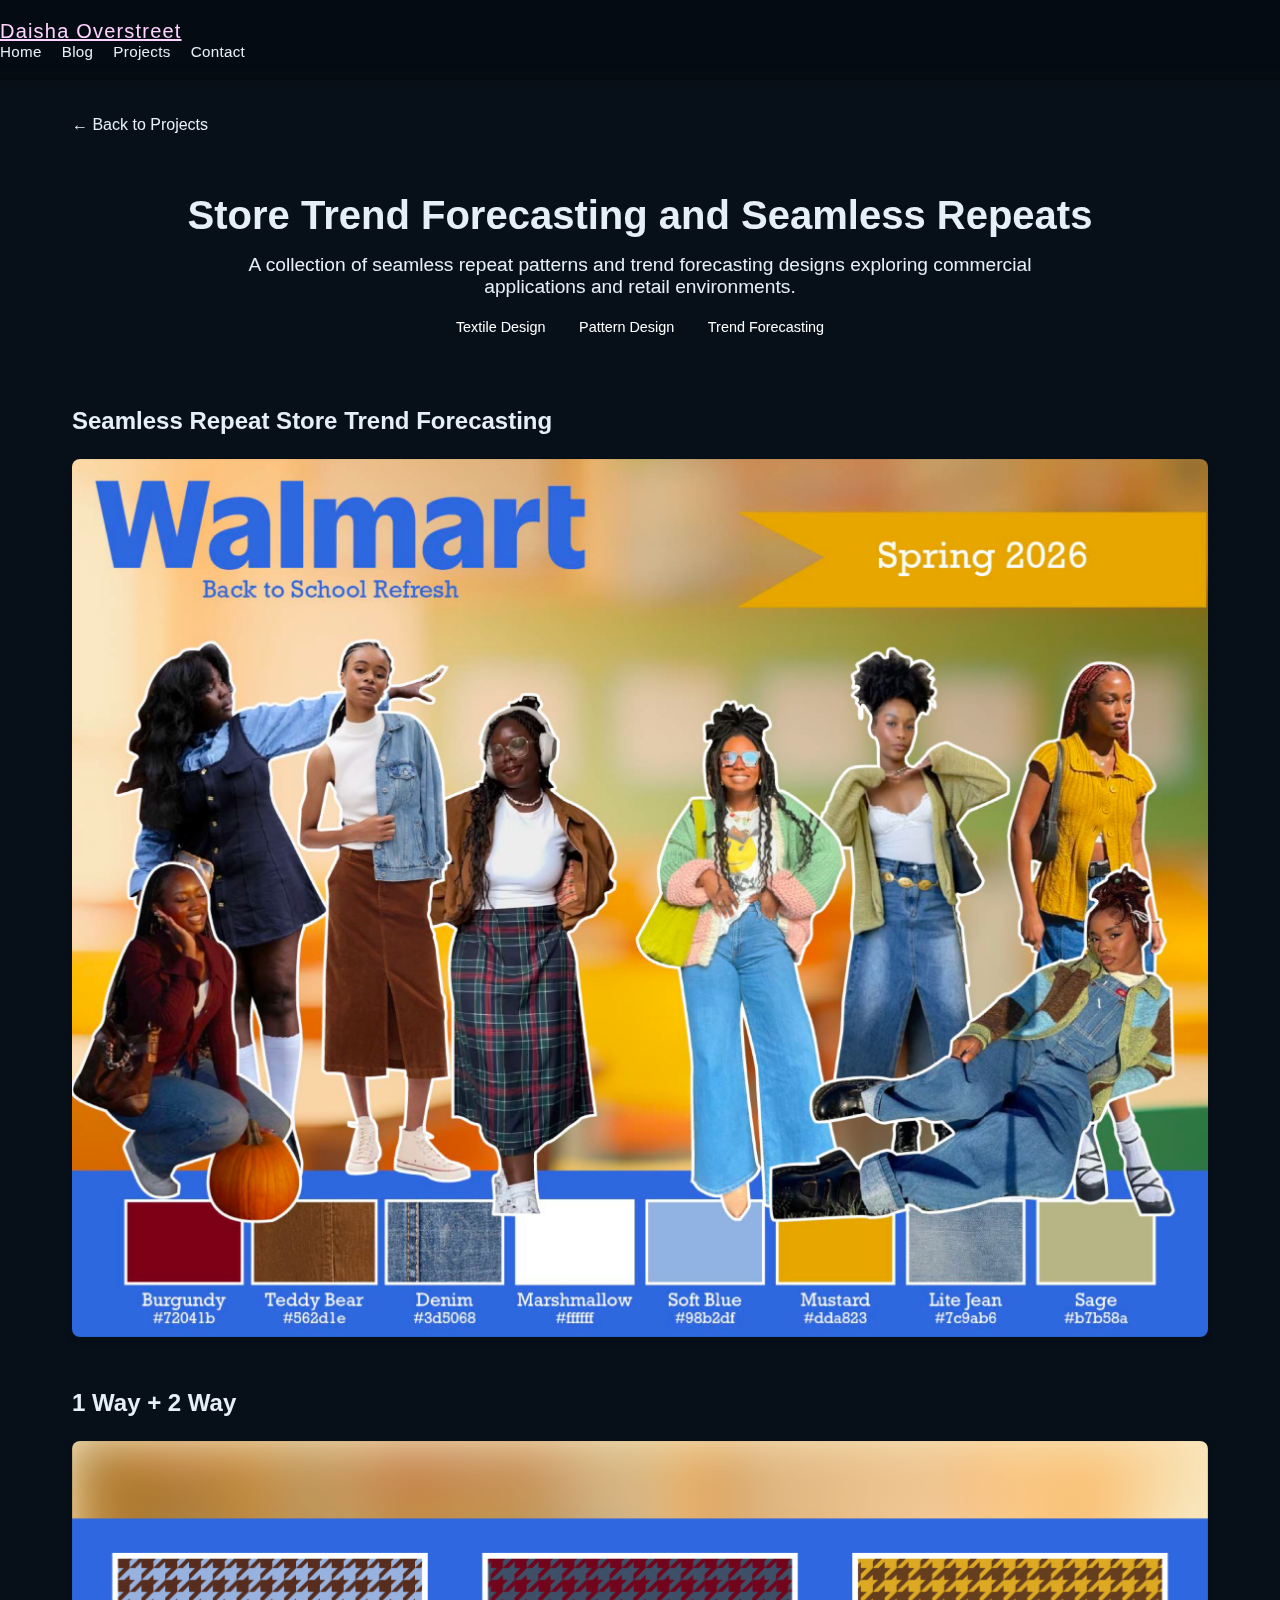
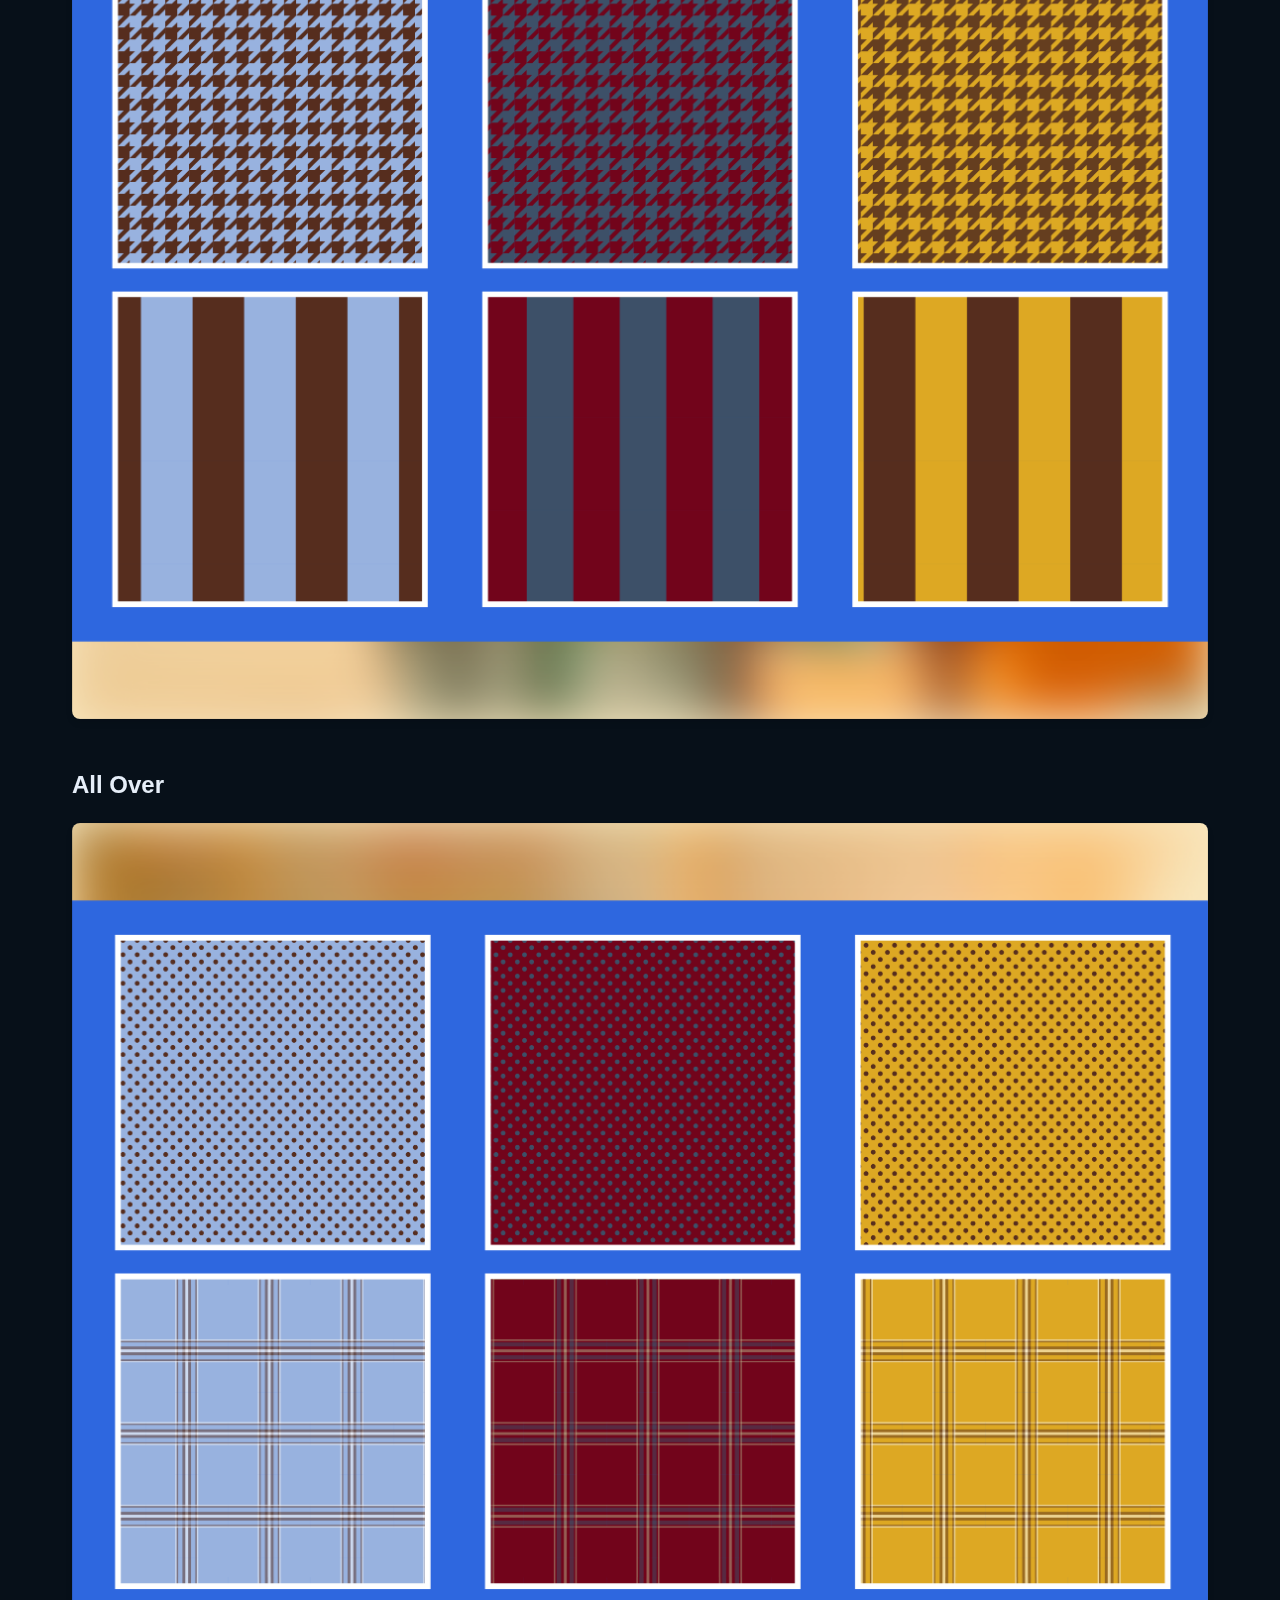
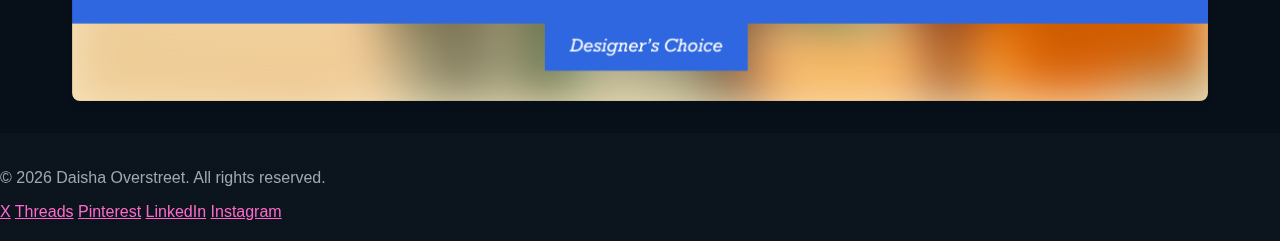
<file: projects/store-trend-forecasting.html>
<!DOCTYPE html>
<html lang="en">
<head>
  <meta charset="UTF-8">
  <meta name="viewport" content="width=device-width, initial-scale=1.0">
  <title>Store Trend Forecasting and Seamless Repeats - Daisha Overstreet</title>
  <link rel="stylesheet" href="../styles.css">
  <style>
    .project-detail {
      max-width: 1200px;
      margin: 0 auto;
      padding: 2rem;
    }

    .project-header {
      margin-bottom: 3rem;
      text-align: center;
    }

    .project-header h1 {
      font-size: 2.5rem;
      margin-bottom: 1rem;
      color: var(--text-primary);
    }

    .project-header p {
      font-size: 1.2rem;
      color: var(--text-secondary);
      max-width: 800px;
      margin: 0 auto;
    }

    .project-tags {
      display: flex;
      gap: 0.5rem;
      justify-content: center;
      margin-top: 1rem;
      flex-wrap: wrap;
    }

    .tag {
      background: var(--text-primary);
      color: white;
      padding: 0.3rem 0.8rem;
      border-radius: 20px;
      font-size: 0.9rem;
    }

    .project-images {
      display: grid;
      gap: 2rem;
      margin-top: 3rem;
    }

    .image-section {
      display: flex;
      flex-direction: column;
      gap: 1rem;
    }

    .image-section h2 {
      font-size: 1.5rem;
      color: var(--text-primary);
      margin-bottom: 0.5rem;
    }

    .image-section img {
      width: 100%;
      height: auto;
      border-radius: 8px;
      box-shadow: 0 4px 6px rgba(0, 0, 0, 0.1);
    }

    .back-link {
      display: inline-block;
      margin-bottom: 2rem;
      color: var(--text-primary);
      text-decoration: none;
      font-weight: 500;
      transition: color 0.3s ease;
    }

    .back-link:hover {
      color: var(--text-secondary);
    }

    @media (max-width: 768px) {
      .project-detail {
        padding: 1rem;
      }

      .project-header h1 {
        font-size: 2rem;
      }

      .project-header p {
        font-size: 1rem;
      }
    }
  </style>
</head>
<body>
  <header class="site-header">
    <div class="header-container">
      <div class="logo">
        <a href="../index.html" class="name">Daisha Overstreet</a>
      </div>
      <nav class="nav">
        <a href="../index.html">Home</a>
        <a href="../blog/post1.html">Blog</a>
        <a href="../projects.html" class="active">Projects</a>
        <a href="../index.html#contact">Contact</a>
      </nav>
      <button class="nav-toggle" aria-label="Toggle navigation">☰</button>
    </div>
  </header>

  <main>
    <div class="project-detail">
      <a href="../projects.html" class="back-link">← Back to Projects</a>
      
      <div class="project-header">
        <h1>Store Trend Forecasting and Seamless Repeats</h1>
        <p>A collection of seamless repeat patterns and trend forecasting designs exploring commercial applications and retail environments.</p>
        <div class="project-tags">
          <span class="tag">Textile Design</span>
          <span class="tag">Pattern Design</span>
          <span class="tag">Trend Forecasting</span>
        </div>
      </div>

      <div class="project-images">
        <div class="image-section">
          <h2>Seamless Repeat Store Trend Forecasting</h2>
          <img src="../images/Seamless Repeat Store Trend Forecasting.png" alt="Seamless Repeat Store Trend Forecasting">
        </div>

        <div class="image-section">
          <h2>1 Way + 2 Way</h2>
          <img src="../images/Seamless Repeat 1 Way + 2 Way.png" alt="1 Way and 2 Way Seamless Repeat">
        </div>

        <div class="image-section">
          <h2>All Over</h2>
          <img src="../images/Seamless Repeat All Over.png" alt="All Over Seamless Repeat">
        </div>
      </div>
    </div>
  </main>

  <footer class="site-footer">
    <div class="footer-content">
      <p>&copy; <span id="year">2025</span> Daisha Overstreet. All rights reserved.</p>
      <div class="footer-links">
        <a href="https://x.com" target="_blank" rel="noopener noreferrer">X</a>
        <a href="https://www.threads.net" target="_blank" rel="noopener noreferrer">Threads</a>
        <a href="https://pinterest.com" target="_blank" rel="noopener noreferrer">Pinterest</a>
        <a href="https://linkedin.com" target="_blank" rel="noopener noreferrer">LinkedIn</a>
        <a href="https://instagram.com" target="_blank" rel="noopener noreferrer">Instagram</a>
      </div>
    </div>
  </footer>

  <script>
    document.getElementById('year').textContent = new Date().getFullYear();

    // Mobile menu toggle
    const navToggle = document.querySelector('.nav-toggle');
    const nav = document.querySelector('.nav');
    
    if (navToggle) {
      navToggle.addEventListener('click', () => {
        nav.classList.toggle('active');
      });
    }
  </script>
</body>
</html>
</file>
<file: styles.css>
:root{
  --bg:#071019;
  --card: rgba(8,12,18,0.6);
  --radius:12px;
  --glass-border: rgba(255,255,255,0.04);
  --muted:#9aa6b2;
  --accent:#64b5ff;
  --accent-glow: rgba(100,181,255,0.12);
  --text:#e6eef8;
}
@import url('https://fonts.googleapis.com/css2?family=Space+Grotesk:wght@400;600;700&display=swap');
*{box-sizing:border-box}
html,body{height:100%}
body{
  margin:0;
  font-family: 'Trebuchet MS', Verdana, Tahoma, sans-serif;
  background: var(--bg);
  color:var(--text);
  -webkit-font-smoothing:antialiased;
  -webkit-font-variant-ligatures: common-ligatures;
  text-rendering:optimizeLegibility;
}
.container{max-width:1100px;margin:0 auto;padding:3rem 0}

/* Make each section span the full viewport width (remove lateral margins) */
section.container, footer .container{
  max-width:none;
  width:100vw;
  margin-left:calc(50% - 50vw);
  margin-right:calc(50% - 50vw);
  padding-left:2rem;
  padding-right:2rem;
}

/* Make the projects container full-bleed so carousel uses horizontal space */
.container.projects-carousel{max-width:100%;padding:2rem 0;margin:0}
.site-header{background:rgba(3,6,10,0.45);padding:1.25rem 0;backdrop-filter:blur(6px) saturate(1.05);-webkit-backdrop-filter:blur(6px)}
.site-header .container{display:flex;align-items:center;justify-content:space-between;gap:1rem;padding:6px 0}

/* Nav sits at the right edge of the viewport */
.site-header .nav{display:flex;gap:1.25rem}

/* Site name sits on the same line as nav links */
.site-logo{display:block;text-decoration:none}
.site-logo img{width:44px;height:44px;display:block;border-radius:8px}
.site-logo svg{width:44px;height:44px;display:block;border-radius:8px;overflow:visible}
.nav{margin:0;display:flex;gap:1rem}
.nav a{color:var(--text);text-decoration:none;font-size:0.95rem;letter-spacing:0.02em;text-transform:none}
.nav a:hover{color:var(--accent);opacity:0.95}
.nav-toggle{display:none;background:none;border:0;color:var(--text);font-size:1.25rem}
.hero{min-height:8vh;display:flex;align-items:center;padding:1rem 0;text-align:left;position:relative;overflow:hidden;background:linear-gradient(180deg, rgba(15,22,30,1), rgba(6,10,14,1));}
.hero::before{content:"";position:absolute;inset:0;background:rgba(0,0,0,0.28);pointer-events:none;z-index:1}
.hero h2{font-family: 'Space Grotesk', Inter, system-ui, -apple-system, 'Segoe UI', Roboto, 'Helvetica Neue', Arial, sans-serif;font-weight:700;position:relative;z-index:2;color:#ffffff}
.hero h2{margin:0 0 .5rem;font-size:clamp(2.5rem,10vw,6rem);line-height:1.02;letter-spacing:-0.02em;font-weight:600}
.hero .tagline{position:relative;z-index:2;color:rgba(255,255,255,0.9)}
.hero .cta{position:relative;z-index:2;color:#fff;border-color:rgba(255,255,255,0.18)}
.tagline{color:var(--muted);margin:0 0 1rem;font-style:italic}
.cta{display:inline-block;padding:.55rem 0.95rem;background:linear-gradient(180deg,rgba(255,255,255,0.06),rgba(255,255,255,0.02));color:var(--text);border:1px solid var(--glass-border);text-decoration:none;font-weight:600;font-size:0.95rem;backdrop-filter:blur(6px);border-radius:8px}

/* hero uses background GIF now (no media layer) */
.cta{transition:background .18s ease,color .18s ease,box-shadow .18s ease,transform .12s ease}
.cta:hover,.cta:focus{background:var(--accent);color:#fff;border-color:var(--accent);box-shadow:0 10px 30px var(--accent-glow);transform:translateY(-2px)}
.about,.projects,.contact{background:transparent;padding:3rem 0}
.projects .grid{display:grid;grid-template-columns:repeat(auto-fit,minmax(260px,1fr));gap:2rem}
.card{background:var(--card);padding:1rem;border:1px solid var(--glass-border);box-shadow:0 6px 24px rgba(11,17,32,0.04);border-radius:var(--radius);transition:transform .18s ease,box-shadow .18s ease,border-color .18s ease}
.card h4{margin:.25rem 0;font-weight:600;letter-spacing:0.01em}
.card .meta{font-size:0.85rem;color:var(--muted);text-transform:uppercase;letter-spacing:0.12em}
.card .summary{color:var(--muted);font-size:0.98rem}
.site-footer{position:relative;padding:1.25rem 0;color:var(--muted);display:flex;flex-direction:column;justify-content:center;background:linear-gradient(180deg,rgba(6,10,22,0.03),rgba(6,10,22,0.02));backdrop-filter:blur(4px)}

/* Center the contact block in the footer (tighter spacing to match header) */
.site-footer #footer-contact{position:static;text-align:center;width:100%;margin-bottom:0.35rem}

/* Footer background image */
.site-footer::before{content:"";position:absolute;inset:0;background:linear-gradient(rgba(255,255,255,0.02),rgba(255,255,255,0.02));pointer-events:none}
.site-footer .container{position:relative}

/* Copyright stays centered below the contact block (reduced spacing) */
.site-footer > .container:last-child{margin-top:0.25rem;text-align:center}

/* Carousel styles: block layout with indicators below */
.projects-carousel .carousel{position:relative;display:block}
.carousel__track-container{overflow:hidden;width:100%}
.carousel__track{display:flex;list-style:none;padding:0;margin:0;transition:transform .45s ease;gap:1rem}
.carousel__slide{min-width:420px;flex:0 0 420px}
.carousel__slide .card{height:520px;display:flex;flex-direction:column;justify-content:space-between}
.carousel__slide{transition:transform .35s ease}

/* Thumbnail and card body — larger thumbnails */
.card .thumb{height:380px;overflow:hidden;margin-bottom:0.75rem;border-radius:calc(var(--radius) - 2px)}
.card .thumb img{width:100%;height:100%;object-fit:cover;display:block;border-radius:calc(var(--radius) - 2px);transition:transform .28s ease}

/* Card hover/focus animation (matches button animation) */
.card:hover,.card:focus-within{transform:translateY(-6px);box-shadow:0 20px 50px rgba(11,17,32,0.16);border-color:var(--accent);z-index:4}
.card:hover .thumb img,.card:focus-within .thumb img{transform:scale(1.03)}

/* Make project thumbnails a portrait 9:16 aspect ratio (scales with width) */
.projects-carousel .card .thumb,
.projects .card .thumb{aspect-ratio:9/16;width:100%;overflow:hidden;margin-bottom:0.75rem}
.projects-carousel .card .thumb img,
.projects .card .thumb img{width:100%;height:100%;object-fit:cover;display:block}
.card .card-body{padding:0}
.card .meta{color:var(--muted);font-size:.9rem;margin-bottom:.35rem}
.card .summary{margin:0;color:var(--muted);font-size:1rem}

/* Make the active slide visually prominent (featured) */
.carousel__slide.current-slide{transform:none;z-index:3}
.carousel__slide.current-slide .card{height:520px}
.carousel__slide.current-slide .card .thumb{height:380px}

/* remove inactive-slide blur overlay and desaturation per user's request */
.carousel__slide .card{position:relative;overflow:visible}
.carousel__slide .card .thumb{position:relative}
.carousel__button{background:rgba(255,255,255,0.04);border:1px solid var(--glass-border);padding:0.35rem 0.6rem;border-radius:var(--radius)}
.carousel__indicator.active{box-shadow:0 6px 18px var(--accent-glow);background:var(--accent)}
.carousel__indicator{transition:box-shadow .25s ease, opacity .2s ease}
.carousel__slide .card h4{letter-spacing:0.03em}

@media (min-width:1200px){
  .carousel__slide{min-width:520px;flex:0 0 520px}
  .carousel__slide .card{height:620px}
  .card .thumb{height:460px}
  .carousel__slide.current-slide .card{height:620px}
  .carousel__slide.current-slide .card .thumb{height:460px}
}

@media (max-width:700px){
  .carousel__slide{min-width:260px;flex:0 0 260px}
  .carousel__slide .card{height:320px}
  .card .thumb{height:220px}
  .carousel__slide.current-slide .card{height:320px}
  .carousel__slide.current-slide .card .thumb{height:220px}
}
/* Primary image used in sections (blog, about) */
.primary-image{display:block;text-align:center;margin-bottom:1rem}
.primary-image img{width:100%;max-width:900px;height:auto;object-fit:cover;display:block;border-radius:var(--radius)}

/* --- MySpace-style profile layout --- */
.profile-wrap{max-width:960px;margin:2rem auto;padding:0;display:flex;gap:1.5rem}
.main-content-left{width:220px;background:transparent;padding:1rem;border-radius:6px}
.main-content-right{flex:1}
.profile-wrap .container{ /* ensure inner containers stay within the profile columns, not full-bleed */
  max-width: none;
  width: auto;
  margin-left: 0;
  margin-right: 0;
  padding-left: 0;
  padding-right: 0;
}
.profile-pic img{width:100%;height:auto;border:3px solid #fff;display:block;border-radius:6px;box-shadow:0 6px 18px rgba(0,0,0,0.6)}
.main-content-left .profile h3{margin-top:.75rem;margin-bottom:.5rem;font-size:1.1rem;text-transform:none;color:#fff}
.main-content-left .profile-bio p{font-size:0.95rem;color:var(--muted);line-height:1.3}
.main-content-left .profile-info h4,.top-friends h4{margin:.75rem 0 .35rem;color:var(--accent);font-size:0.95rem}
.main-content-left .profile-info ul{list-style-type:square;padding-left:1rem;color:var(--muted)}

/* Add outline around the profile module instead of the entire left column */
.main-content-left .profile{border:1px solid rgba(255,255,255,0.04);padding:0.75rem;border-radius:6px;background:transparent}
.friends-grid{display:grid;grid-template-columns:repeat(3,1fr);gap:6px}
.friends-grid img{width:100%;height:60px;object-fit:cover;border-radius:4px;border:2px solid rgba(255,255,255,0.03)}

/* Now Playing (Spotify embed) in left column */
.now-playing{margin-top:1rem}
.now-playing h4{margin:0 0 .5rem;color:var(--accent);font-size:0.95rem}
.now-playing iframe{width:100%;height:420px;border-radius:6px;border:0;display:block}
.now-playing p{margin:0}

@media (max-width:700px){
  .now-playing iframe{height:240px}
}

/* retro patterned background (repeat) */
body::before{content:"";position:fixed;inset:0;z-index:-1;background-image:radial-gradient(circle at 10px 10px, rgba(255,255,255,0.02) 1px, transparent 2px);background-size:20px 20px;opacity:0.9}

/* Myspace-y header look */
.site-header{border-bottom:4px solid rgba(255,255,255,0.02)}
.site-header .name{font-family:'Comic Sans MS', 'Trebuchet MS', sans-serif;font-size:1.25rem;color:#ffd4ff;letter-spacing:0.06em}

/* Links get bright retro colors */
a{color:#ff66cc}
a:hover{color:#ff99dd}

/* New content card under hero */
.new-content .card{padding:1rem;margin:1rem 0;border-radius:8px}
.new-content-card .primary-image img{border-radius:6px;margin-bottom:0.75rem}

/* Contact section and social links */
.contact-section{padding:1.5rem 0;background:linear-gradient(180deg,rgba(255,255,255,0.01),rgba(255,255,255,0.01));border-top:1px dashed rgba(255,255,255,0.03);}
.contact-section h3{margin-top:0;margin-bottom:.5rem;color:var(--accent)}
.social-links{display:flex;gap:.5rem;flex-wrap:wrap;margin-top:.5rem}
.social-link{display:inline-flex;align-items:center;gap:.5rem;padding:.45rem .7rem;border-radius:6px;background:rgba(255,255,255,0.02);border:1px solid rgba(255,255,255,0.02);color:var(--text);text-decoration:none;font-weight:600}
.social-link:hover{background:var(--accent);color:#071019}


/* Footer image rules removed (image container deleted) */

/* About section: two-column layout on wide screens, stacked on small screens */
@media (min-width:900px){
  .about{display:grid;grid-template-columns:35% 65%;gap:2rem;align-items:stretch}
  /* Make the left primary image fill the full column height */
  .about > .primary-image{grid-column:1;height:100%}
  .about .primary-image img{max-width:none;width:100%;height:100%;object-fit:cover;display:block}

  /* place text content in the right column and center it vertically */
  .about > .about-content{grid-column:2;display:flex;flex-direction:column;justify-content:center;height:100%}
  .about-content h3{margin-top:0}
}
.carousel__button{background:rgba(255,255,255,0.04);border:1px solid var(--glass-border);color:var(--text);font-size:2rem;cursor:pointer;padding:0.35rem 0.6rem;position:absolute;top:50%;transform:translateY(-50%);z-index:2;border-radius:var(--radius);transition:background .18s ease,color .18s ease,box-shadow .18s ease,transform .12s ease}
.carousel__button:hover,.carousel__button:focus{background:var(--accent);color:#fff;box-shadow:0 10px 30px var(--accent-glow);transform:translateY(-3px);border-color:var(--accent)}
.carousel__button--prev{left:0}
.carousel__button--next{right:0}
.carousel__button:focus{outline:2px solid var(--accent);outline-offset:4px}
.carousel__nav{display:flex;gap:.5rem;justify-content:center;margin-top:.75rem}
.carousel__indicator{width:10px;height:10px;border-radius:50%;background:rgba(0,0,0,0.08);border:0;cursor:pointer}
.carousel__indicator.active{background:var(--accent)}

@media (max-width:700px){
  .carousel__slide{min-width:200px;flex:0 0 200px}
  .site-header .nav{right:.5rem}
  .site-header .name{right:.5rem}
  .carousel__button{font-size:1.5rem}
  .hero{min-height:9vh;padding:0.75rem 0}
}

@media (max-width:700px){
  .nav{display:none}
  .nav-toggle{display:inline-block;margin-left:auto}
  .container{padding:1rem 0}
  .hero h2{font-size:1.5rem}
}
</file>
